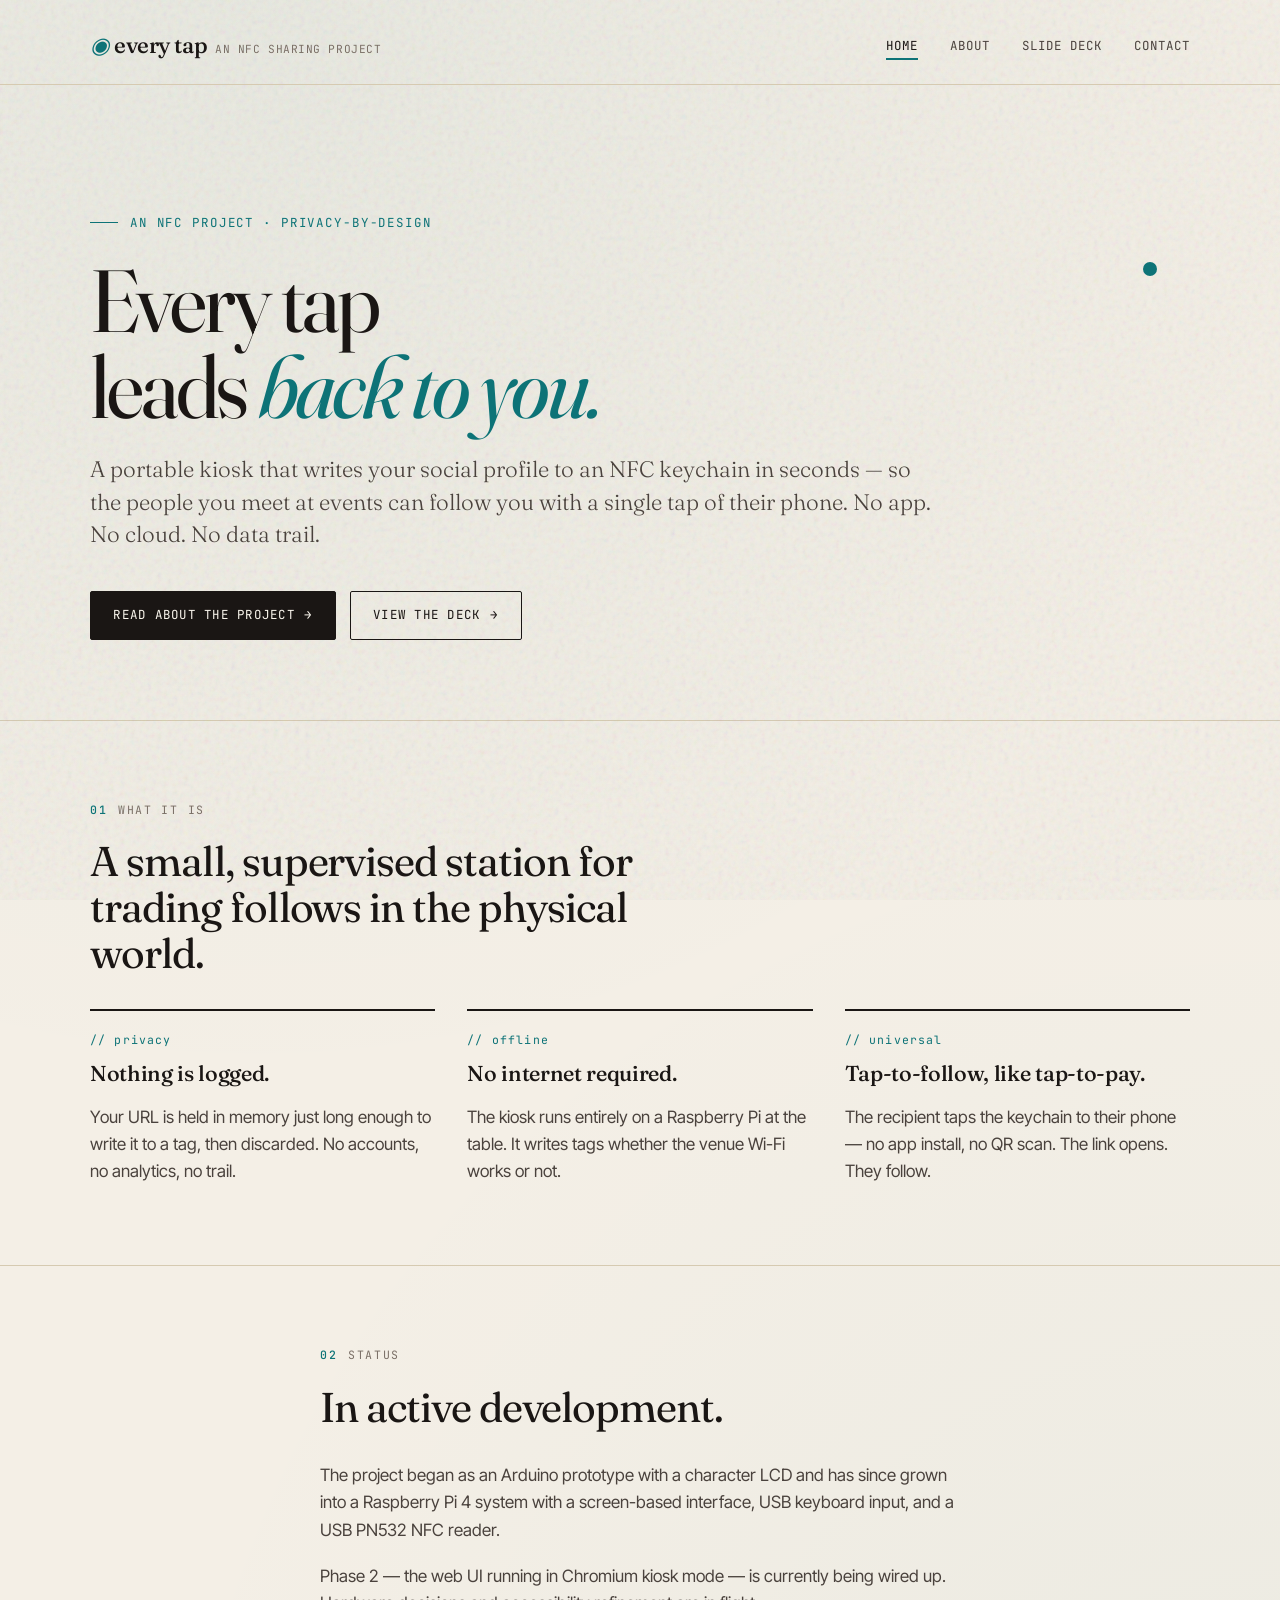
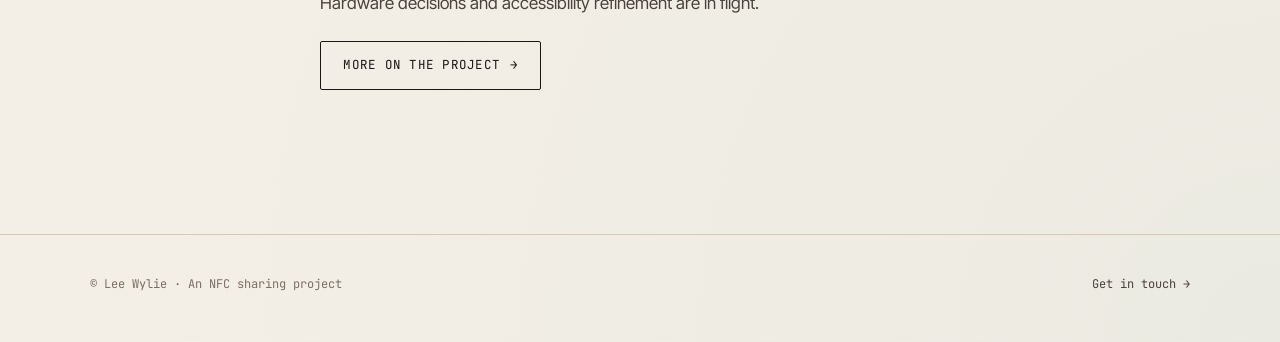
<file: index.html>
<!DOCTYPE html>
<html lang="en">
<head>
  <meta charset="UTF-8">
  <meta name="viewport" content="width=device-width, initial-scale=1.0">
  <title>Every tap leads back to you — an NFC sharing project</title>
  <meta name="description" content="A privacy-first, portable NFC kiosk that writes social profile URLs to keychains so people you meet can follow you with a single tap.">
  <link rel="stylesheet" href="css/style.css">
</head>
<body>

<header class="site-header">
  <div class="wrap">
    <a href="index.html" class="brand">
      <span><span class="mark">◉</span> every tap</span>
      <span class="meta">an nfc sharing project</span>
    </a>
    <nav>
      <ul>
        <li><a href="index.html" class="active">Home</a></li>
        <li><a href="about.html">About</a></li>
        <li><a href="deck.html">Slide Deck</a></li>
        <li><a href="contact.html">Contact</a></li>
      </ul>
    </nav>
  </div>
</header>

<main>
  <section class="hero">
    <div class="wrap">
      <div class="tap-mark" aria-hidden="true">
        <div class="ring"></div>
        <div class="ring"></div>
        <div class="ring"></div>
        <div class="core"></div>
      </div>

      <div class="reveal reveal-1">
        <div class="eyebrow">An NFC project · privacy-by-design</div>
      </div>

      <h1 class="display reveal reveal-2">
        Every tap<br>
        leads <em>back to you.</em>
      </h1>

      <p class="lede reveal reveal-3">
        A portable kiosk that writes your social profile to an NFC keychain in
        seconds — so the people you meet at events can follow you with a
        single tap of their phone. No app. No cloud. No data trail.
      </p>

      <div class="btn-row reveal reveal-4">
        <a href="about.html" class="btn btn-primary">
          Read about the project <span class="arrow">→</span>
        </a>
        <a href="deck.html" class="btn btn-ghost">
          View the deck <span class="arrow">→</span>
        </a>
      </div>
    </div>
  </section>

  <section class="block">
    <div class="wrap">
      <div class="block-label"><span class="num">01</span> What it is</div>
      <h2 class="section-title">A small, supervised station for trading follows in the physical world.</h2>

      <div class="feature-grid">
        <div class="feature">
          <div class="ic">// privacy</div>
          <h3>Nothing is logged.</h3>
          <p>Your URL is held in memory just long enough to write it to a tag, then discarded. No accounts, no analytics, no trail.</p>
        </div>
        <div class="feature">
          <div class="ic">// offline</div>
          <h3>No internet required.</h3>
          <p>The kiosk runs entirely on a Raspberry Pi at the table. It writes tags whether the venue Wi-Fi works or not.</p>
        </div>
        <div class="feature">
          <div class="ic">// universal</div>
          <h3>Tap-to-follow, like tap-to-pay.</h3>
          <p>The recipient taps the keychain to their phone — no app install, no QR scan. The link opens. They follow.</p>
        </div>
      </div>
    </div>
  </section>

  <section class="block">
    <div class="wrap narrow">
      <div class="block-label"><span class="num">02</span> Status</div>
      <h2 class="section-title">In active development.</h2>
      <p>
        The project began as an Arduino prototype with a character LCD and has
        since grown into a Raspberry Pi 4 system with a screen-based interface,
        USB keyboard input, and a USB PN532 NFC reader.
      </p>
      <p>
        Phase 2 — the web UI running in Chromium kiosk mode — is currently
        being wired up. Hardware decisions and accessibility refinement are
        in flight.
      </p>
      <div class="btn-row" style="margin-top: 1.5rem;">
        <a href="about.html" class="btn btn-ghost">
          More on the project <span class="arrow">→</span>
        </a>
      </div>
    </div>
  </section>
</main>

<footer class="site-footer">
  <div class="wrap">
    <div>© Lee Wylie · An NFC sharing project</div>
    <div><a href="contact.html">Get in touch →</a></div>
  </div>
</footer>

</body>
</html>
</file>
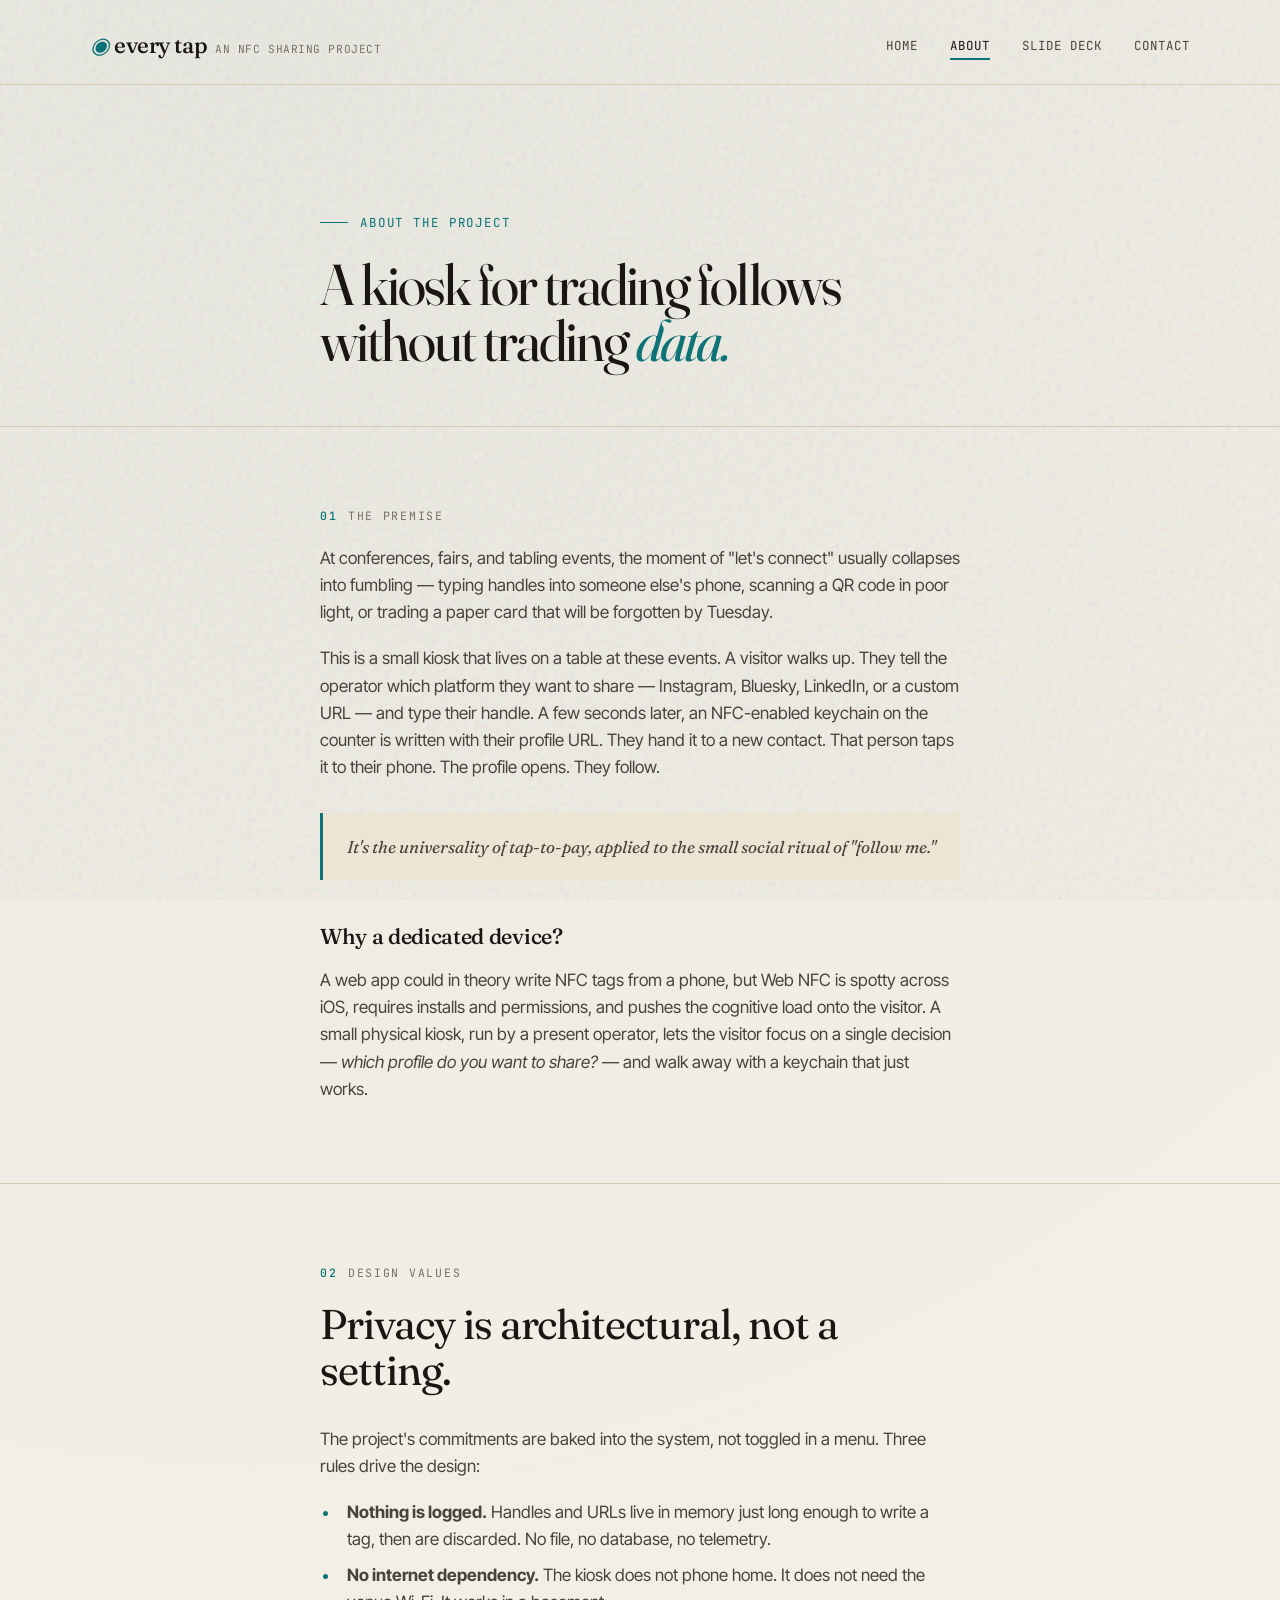
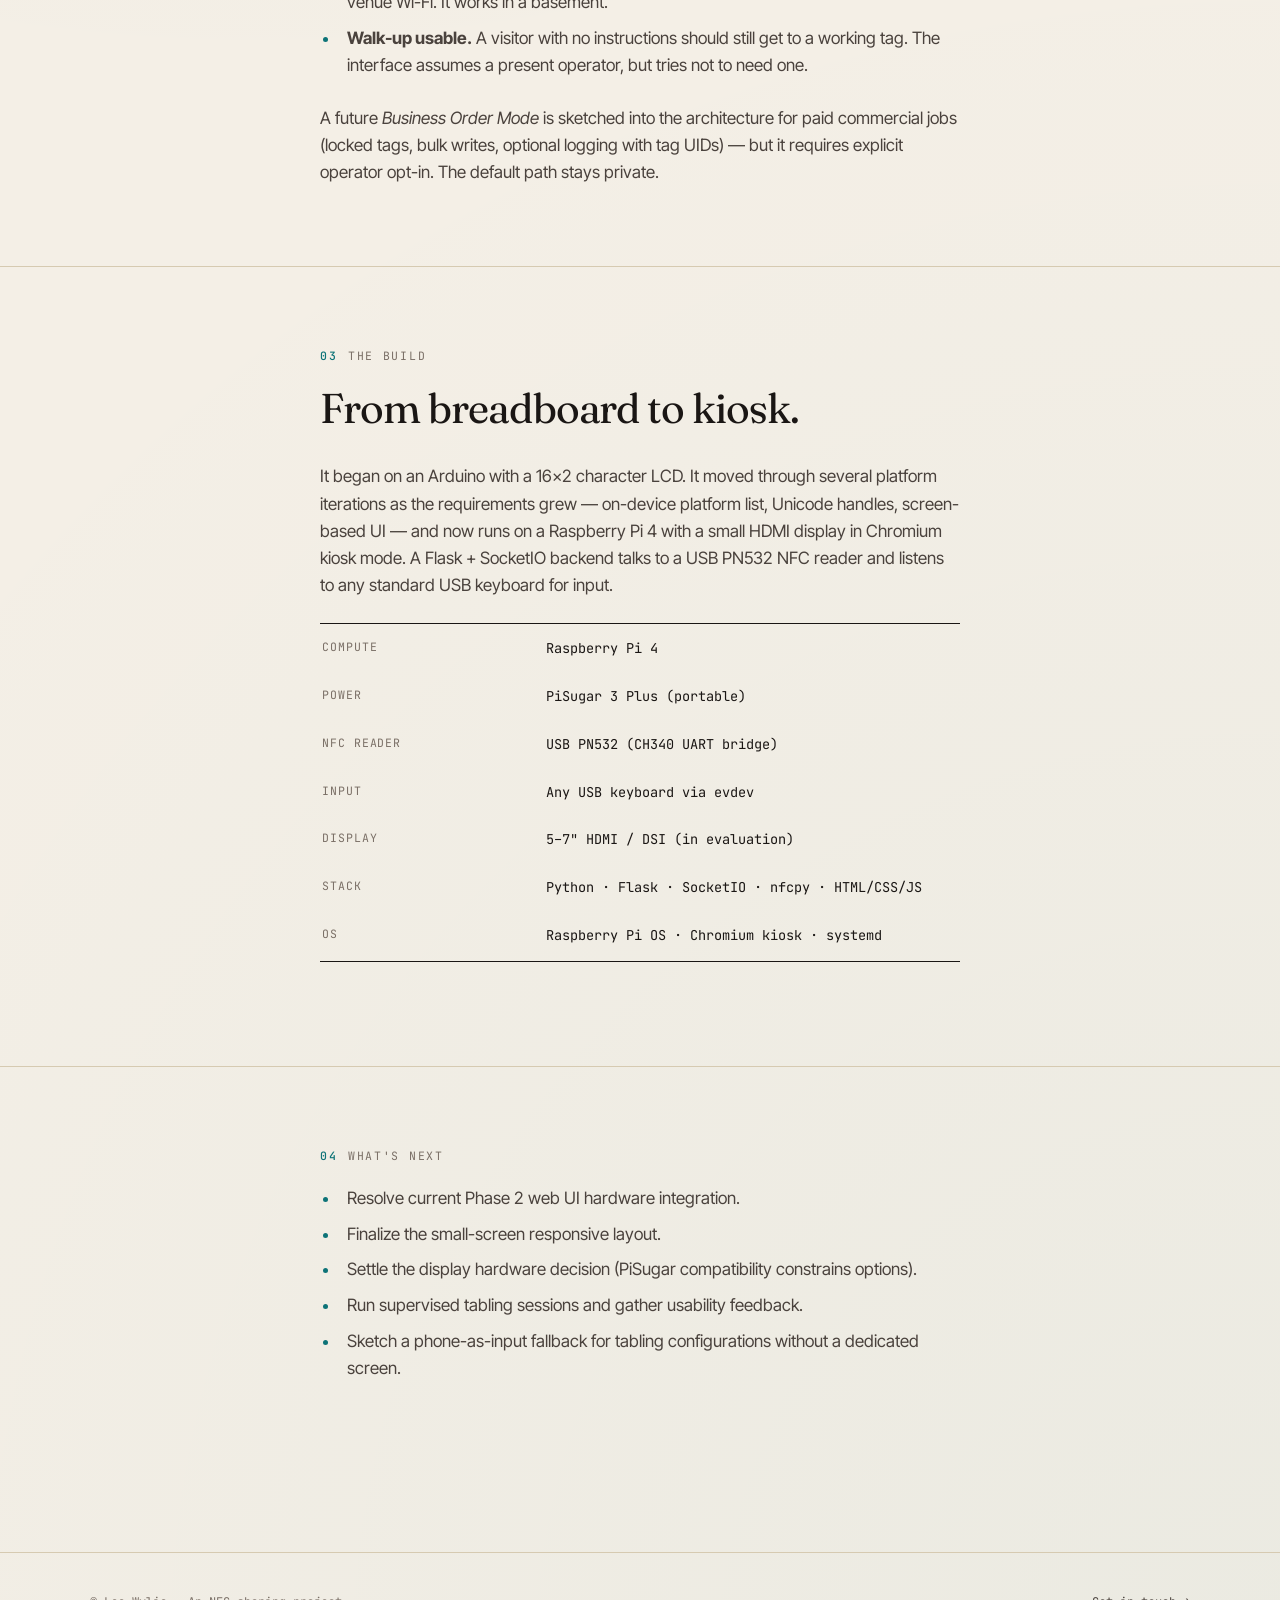
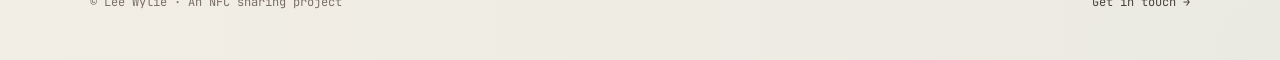
<file: about.html>
<!DOCTYPE html>
<html lang="en">
<head>
  <meta charset="UTF-8">
  <meta name="viewport" content="width=device-width, initial-scale=1.0">
  <title>About — an NFC sharing project</title>
  <meta name="description" content="Background, design values, and current state of the NFC kiosk project.">
  <link rel="stylesheet" href="css/style.css">
</head>
<body>

<header class="site-header">
  <div class="wrap">
    <a href="index.html" class="brand">
      <span><span class="mark">◉</span> every tap</span>
      <span class="meta">an nfc sharing project</span>
    </a>
    <nav>
      <ul>
        <li><a href="index.html">Home</a></li>
        <li><a href="about.html" class="active">About</a></li>
        <li><a href="deck.html">Slide Deck</a></li>
        <li><a href="contact.html">Contact</a></li>
      </ul>
    </nav>
  </div>
</header>

<main>
  <section class="hero" style="padding-bottom: 2rem;">
    <div class="wrap narrow">
      <div class="eyebrow reveal reveal-1">About the project</div>
      <h1 class="display reveal reveal-2" style="font-size: clamp(2rem, 6vw, 3.6rem);">
        A kiosk for trading follows<br>without trading <em>data.</em>
      </h1>
    </div>
  </section>

  <section class="block">
    <div class="wrap narrow prose">
      <div class="block-label"><span class="num">01</span> The premise</div>

      <p>
        At conferences, fairs, and tabling events, the moment of "let's connect"
        usually collapses into fumbling — typing handles into someone else's
        phone, scanning a QR code in poor light, or trading a paper card that
        will be forgotten by Tuesday.
      </p>

      <p>
        This is a small kiosk that lives on a table at these events. A visitor
        walks up. They tell the operator which platform they want to share —
        Instagram, Bluesky, LinkedIn, or a custom URL — and type their handle.
        A few seconds later, an NFC-enabled keychain on the counter is written
        with their profile URL. They hand it to a new contact. That person taps
        it to their phone. The profile opens. They follow.
      </p>

      <div class="callout">
        It's the universality of tap-to-pay, applied to the small social
        ritual of "follow me."
      </div>

      <h3>Why a dedicated device?</h3>
      <p>
        A web app could in theory write NFC tags from a phone, but Web NFC is
        spotty across iOS, requires installs and permissions, and pushes the
        cognitive load onto the visitor. A small physical kiosk, run by a
        present operator, lets the visitor focus on a single decision —
        <em>which profile do you want to share?</em> — and walk away with a
        keychain that just works.
      </p>
    </div>
  </section>

  <section class="block">
    <div class="wrap narrow prose">
      <div class="block-label"><span class="num">02</span> Design values</div>
      <h2 class="section-title">Privacy is architectural, not a setting.</h2>

      <p>
        The project's commitments are baked into the system, not toggled in a
        menu. Three rules drive the design:
      </p>

      <ul>
        <li>
          <strong>Nothing is logged.</strong> Handles and URLs live in memory
          just long enough to write a tag, then are discarded. No file, no
          database, no telemetry.
        </li>
        <li>
          <strong>No internet dependency.</strong> The kiosk does not phone
          home. It does not need the venue Wi-Fi. It works in a basement.
        </li>
        <li>
          <strong>Walk-up usable.</strong> A visitor with no instructions
          should still get to a working tag. The interface assumes a present
          operator, but tries not to need one.
        </li>
      </ul>

      <p>
        A future <em>Business Order Mode</em> is sketched into the architecture
        for paid commercial jobs (locked tags, bulk writes, optional logging
        with tag UIDs) — but it requires explicit operator opt-in. The default
        path stays private.
      </p>
    </div>
  </section>

  <section class="block">
    <div class="wrap narrow prose">
      <div class="block-label"><span class="num">03</span> The build</div>
      <h2 class="section-title">From breadboard to kiosk.</h2>

      <p>
        It began on an Arduino with a 16×2 character LCD. It moved through
        several platform iterations as the requirements grew — on-device
        platform list, Unicode handles, screen-based UI — and now runs on a
        Raspberry Pi 4 with a small HDMI display in Chromium kiosk mode. A
        Flask + SocketIO backend talks to a USB PN532 NFC reader and listens
        to any standard USB keyboard for input.
      </p>

      <table class="spec-table">
        <tr><td>Compute</td><td>Raspberry Pi 4</td></tr>
        <tr><td>Power</td><td>PiSugar 3 Plus (portable)</td></tr>
        <tr><td>NFC reader</td><td>USB PN532 (CH340 UART bridge)</td></tr>
        <tr><td>Input</td><td>Any USB keyboard via evdev</td></tr>
        <tr><td>Display</td><td>5–7" HDMI / DSI (in evaluation)</td></tr>
        <tr><td>Stack</td><td>Python · Flask · SocketIO · nfcpy · HTML/CSS/JS</td></tr>
        <tr><td>OS</td><td>Raspberry Pi OS · Chromium kiosk · systemd</td></tr>
      </table>
    </div>
  </section>

  <section class="block">
    <div class="wrap narrow prose">
      <div class="block-label"><span class="num">04</span> What's next</div>
      <ul>
        <li>Resolve current Phase 2 web UI hardware integration.</li>
        <li>Finalize the small-screen responsive layout.</li>
        <li>Settle the display hardware decision (PiSugar compatibility constrains options).</li>
        <li>Run supervised tabling sessions and gather usability feedback.</li>
        <li>Sketch a phone-as-input fallback for tabling configurations without a dedicated screen.</li>
      </ul>
    </div>
  </section>
</main>

<footer class="site-footer">
  <div class="wrap">
    <div>© Lee Wylie · An NFC sharing project</div>
    <div><a href="contact.html">Get in touch →</a></div>
  </div>
</footer>

</body>
</html>
</file>
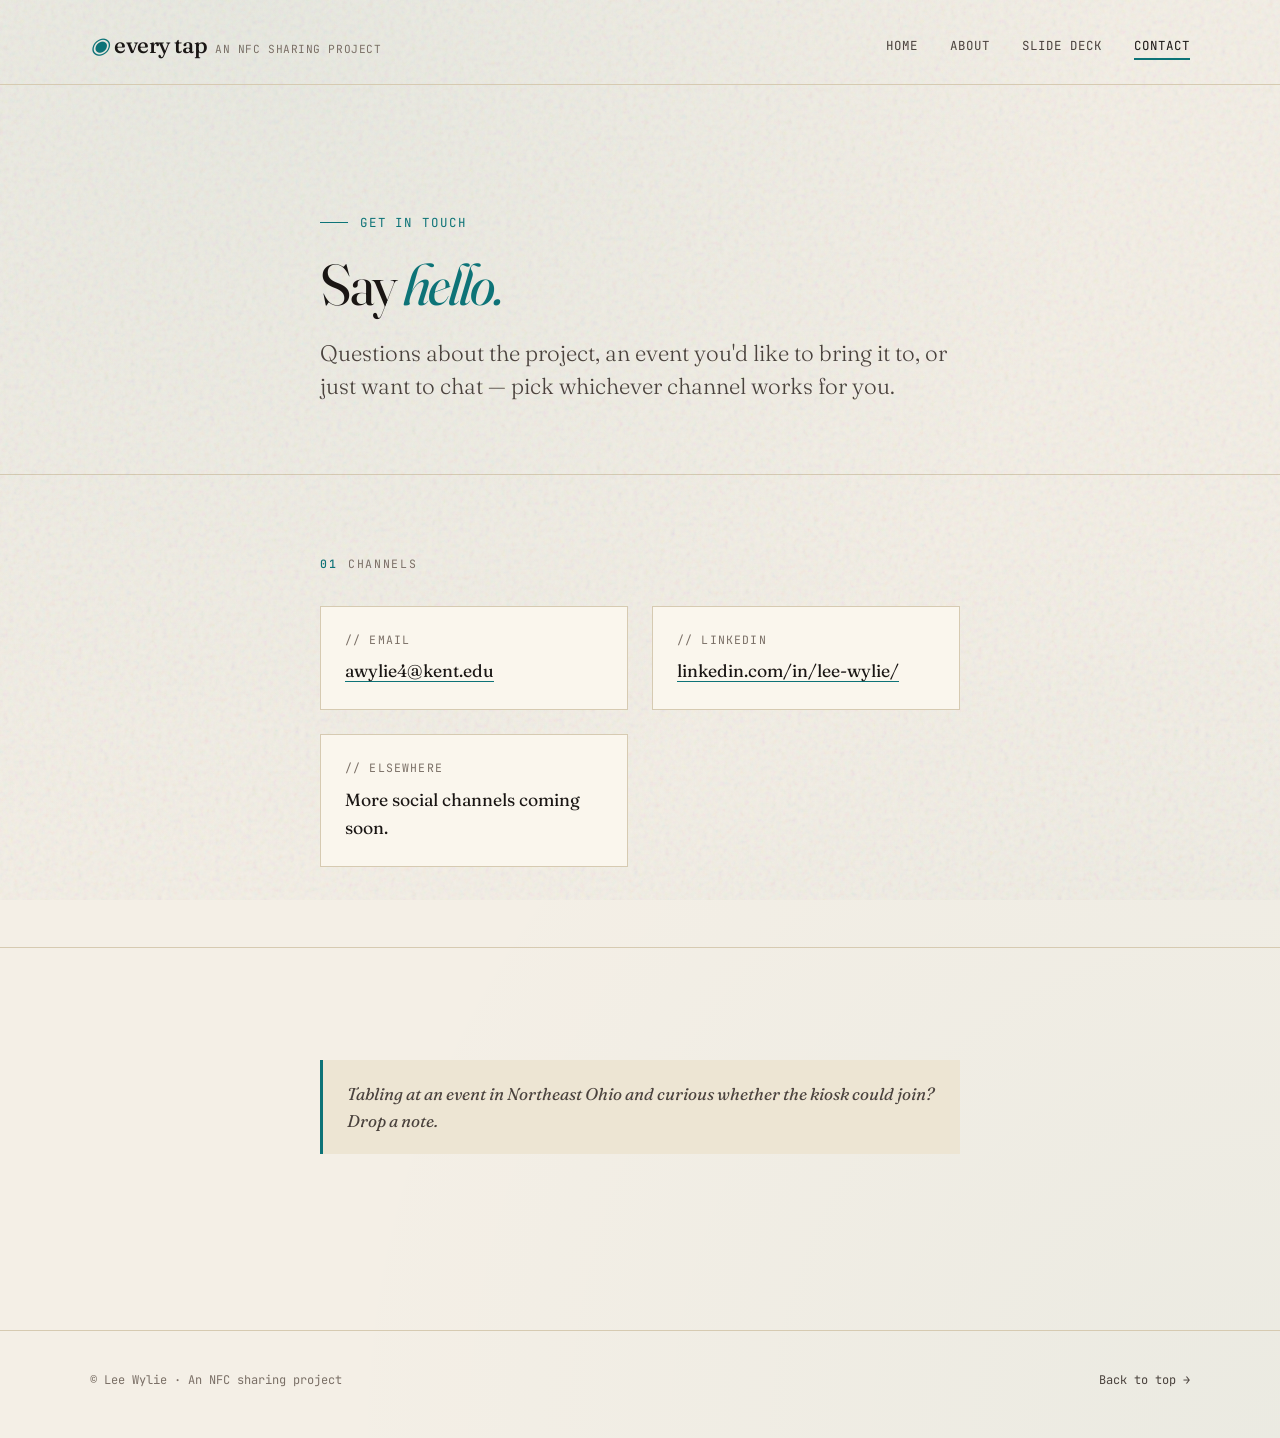
<file: contact.html>
<!DOCTYPE html>
<html lang="en">
<head>
  <meta charset="UTF-8">
  <meta name="viewport" content="width=device-width, initial-scale=1.0">
  <title>Contact — an NFC sharing project</title>
  <meta name="description" content="Get in touch about the project.">
  <link rel="stylesheet" href="css/style.css">
</head>
<body>

<header class="site-header">
  <div class="wrap">
    <a href="index.html" class="brand">
      <span><span class="mark">◉</span> every tap</span>
      <span class="meta">an nfc sharing project</span>
    </a>
    <nav>
      <ul>
        <li><a href="index.html">Home</a></li>
        <li><a href="about.html">About</a></li>
        <li><a href="deck.html">Slide Deck</a></li>
        <li><a href="contact.html" class="active">Contact</a></li>
      </ul>
    </nav>
  </div>
</header>

<main>
  <section class="hero" style="padding-bottom: 2rem;">
    <div class="wrap narrow">
      <div class="eyebrow reveal reveal-1">Get in touch</div>
      <h1 class="display reveal reveal-2" style="font-size: clamp(2rem, 6vw, 3.6rem);">
        Say <em>hello.</em>
      </h1>
      <p class="lede reveal reveal-3">
        Questions about the project, an event you'd like to bring it to, or
        just want to chat — pick whichever channel works for you.
      </p>
    </div>
  </section>

  <section class="block">
    <div class="wrap narrow">
      <div class="block-label"><span class="num">01</span> Channels</div>

      <div class="contact-grid">
        <div class="contact-card">
          <div class="label">// email</div>
          <div class="value">
            <a href="mailto:awylie4@kent.edu">awylie4@kent.edu</a>
          </div>
        </div>

        <div class="contact-card">
          <div class="label">// linkedin</div>
          <div class="value">
            <a href="https://www.linkedin.com/in/lee-wylie/" target="_blank" rel="noopener">linkedin.com/in/lee-wylie/</a>
          </div>
        </div>

        <div class="contact-card">
          <div class="label">// elsewhere</div>
          <div class="value">More social channels coming soon.</div>
        </div>
      </div>
    </div>
  </section>

  <section class="block">
    <div class="wrap narrow prose">
      <div class="callout">
        Tabling at an event in Northeast Ohio and curious whether the kiosk
        could join? Drop a note.
      </div>
    </div>
  </section>
</main>

<footer class="site-footer">
  <div class="wrap">
    <div>© Lee Wylie · An NFC sharing project</div>
    <div><a href="index.html">Back to top →</a></div>
  </div>
</footer>

</body>
</html>
</file>
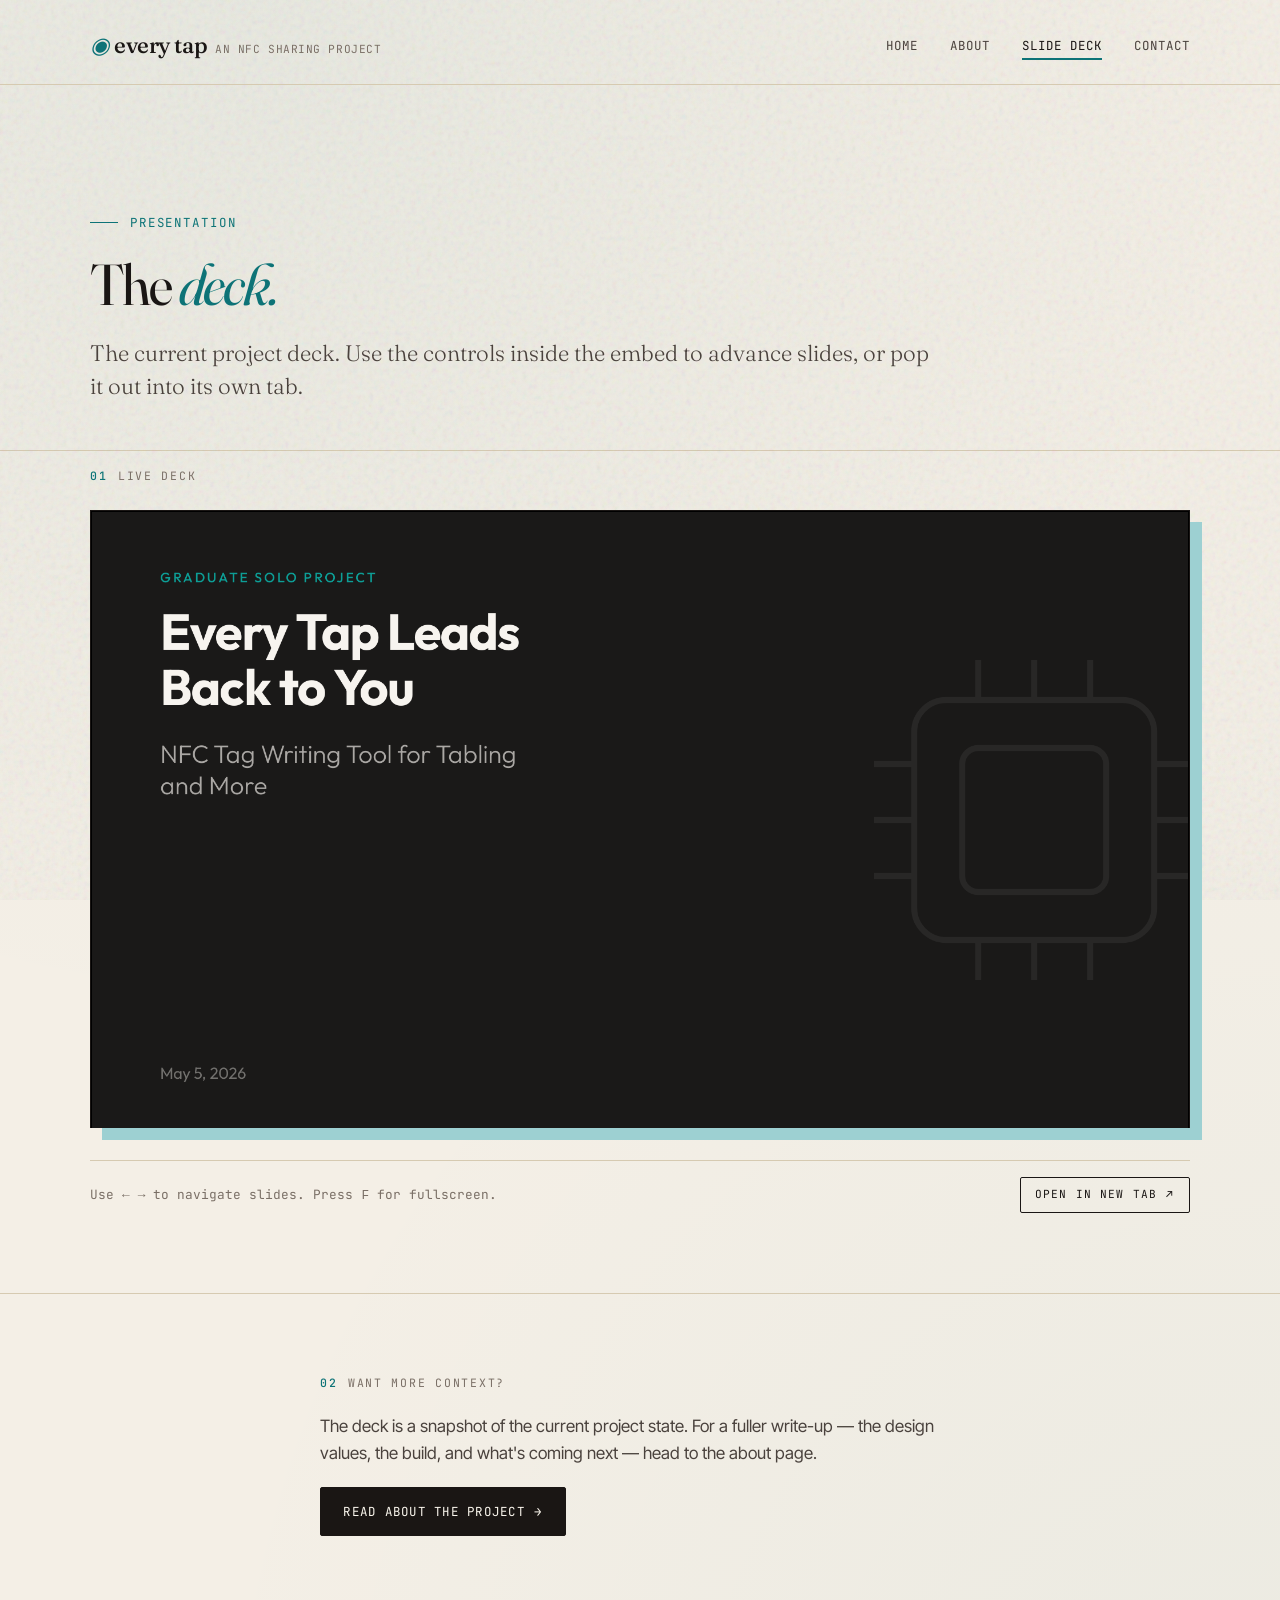
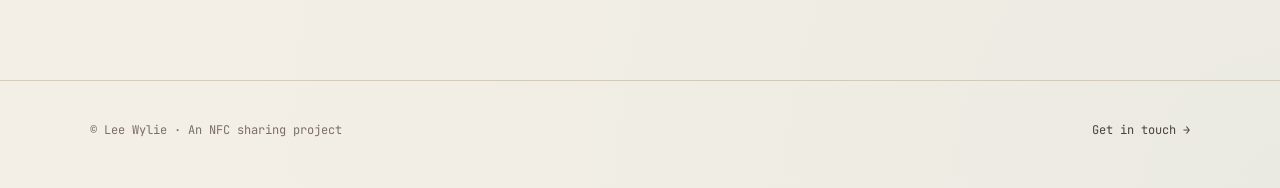
<file: deck.html>
<!DOCTYPE html>
<html lang="en">
<head>
  <meta charset="UTF-8">
  <meta name="viewport" content="width=device-width, initial-scale=1.0">
  <title>Slide Deck — an NFC sharing project</title>
  <meta name="description" content="The project slide deck.">
  <link rel="stylesheet" href="css/style.css">
</head>
<body>

<header class="site-header">
  <div class="wrap">
    <a href="index.html" class="brand">
      <span><span class="mark">◉</span> every tap</span>
      <span class="meta">an nfc sharing project</span>
    </a>
    <nav>
      <ul>
        <li><a href="index.html">Home</a></li>
        <li><a href="about.html">About</a></li>
        <li><a href="deck.html" class="active">Slide Deck</a></li>
        <li><a href="contact.html">Contact</a></li>
      </ul>
    </nav>
  </div>
</header>

<main>
  <section class="hero" style="padding-bottom: 1.5rem;">
    <div class="wrap">
      <div class="eyebrow reveal reveal-1">Presentation</div>
      <h1 class="display reveal reveal-2" style="font-size: clamp(2rem, 6vw, 3.6rem);">
        The <em>deck.</em>
      </h1>
      <p class="lede reveal reveal-3" style="margin-bottom: 1.5rem;">
        The current project deck. Use the controls inside the embed to advance
        slides, or pop it out into its own tab.
      </p>
    </div>
  </section>

  <section class="block" style="padding-top: 1rem;">
    <div class="wrap">
      <div class="block-label"><span class="num">01</span> Live deck</div>

      <!--
        Self-hosted slide deck. The deck embeds the kiosk prototype on its
        Demo slide; both live together in assets/deck/.
      -->
      <div class="deck-frame">
        <iframe
          src="assets/deck/NFCSlideDeck.html"
          allowfullscreen
          mozallowfullscreen
          webkitallowfullscreen
          title="Project slide deck">
        </iframe>
      </div>

      <div class="deck-meta">
        <div>Use <code>←</code> <code>→</code> to navigate slides. Press <code>F</code> for fullscreen.</div>
        <div>
          <a href="assets/deck/NFCSlideDeck.html" target="_blank" rel="noopener" class="btn btn-ghost" style="padding: 0.5rem 0.9rem; font-size: 0.7rem;">
            Open in new tab <span class="arrow">↗</span>
          </a>
        </div>
      </div>
    </div>
  </section>

  <section class="block">
    <div class="wrap narrow prose">
      <div class="block-label"><span class="num">02</span> Want more context?</div>
      <p>
        The deck is a snapshot of the current project state. For a fuller
        write-up — the design values, the build, and what's coming next —
        head to the about page.
      </p>
      <div class="btn-row" style="margin-top: 1.25rem;">
        <a href="about.html" class="btn btn-primary">
          Read about the project <span class="arrow">→</span>
        </a>
      </div>
    </div>
  </section>
</main>

<footer class="site-footer">
  <div class="wrap">
    <div>© Lee Wylie · An NFC sharing project</div>
    <div><a href="contact.html">Get in touch →</a></div>
  </div>
</footer>

</body>
</html>
</file>
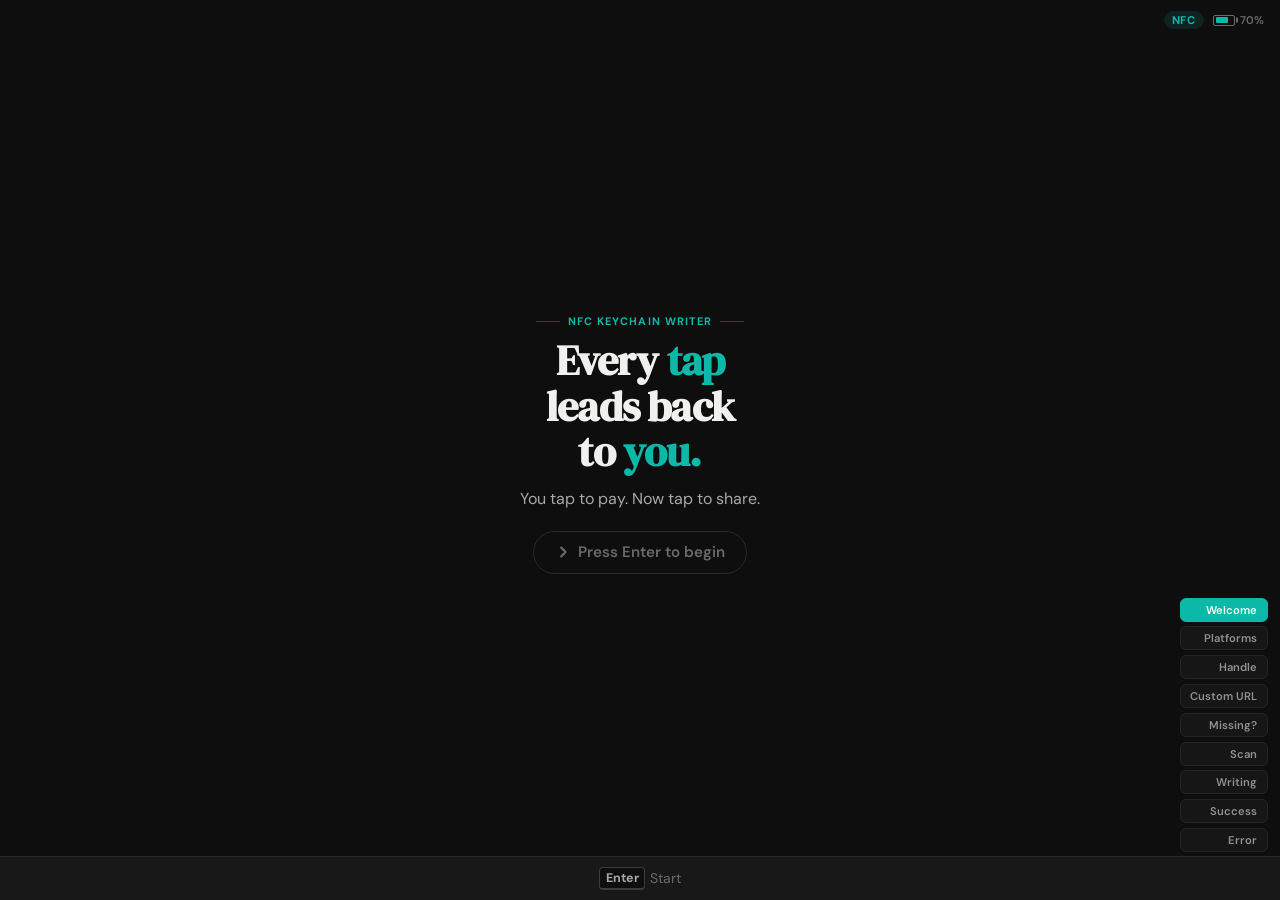
<file: assets/deck/Kiosk Prototype v5.html>
<!DOCTYPE html>
<html lang="en">
<head>
<meta charset="UTF-8">
<meta name="viewport" content="width=device-width, initial-scale=1.0, user-scalable=no">
<title>NFC Kiosk — v5</title>
<link rel="stylesheet" href="https://fonts.googleapis.com/css2?family=DM+Sans:opsz,wght@9..40,300;9..40,400;9..40,500;9..40,600;9..40,700&family=Outfit:wght@300;400;500;600;700&family=Syne:wght@400;500;600;700;800&family=Unbounded:wght@400;500;600;700;800&family=Red+Hat+Display:wght@400;500;600;700;800&family=Plus+Jakarta+Sans:wght@400;500;600;700;800&family=Manrope:wght@400;500;600;700;800&family=Barlow+Condensed:wght@400;500;600;700;800&family=Josefin+Sans:wght@400;500;600;700&family=Playfair+Display:wght@400;500;600;700;800&family=Inter:wght@300;400;500;600;700&family=Figtree:wght@300;400;500;600;700;800&family=Work+Sans:wght@300;400;500;600;700&family=Epilogue:wght@300;400;500;600;700;800&family=DM+Serif+Display:ital@0;1&display=swap">
<style>
:root {
  --bg: #FAFAF9;
  --surface: #FFFFFF;
  --text-primary: #1A1A1A;
  --text-secondary: #6B6B6B;
  --text-muted: #767676;
  --accent: #2D6A4F;
  --accent-light: #D8F3DC;
  --accent-hover: #40916C;
  --border: #E8E8E6;
  --border-strong: #CFCFCC;
  --border-focus: #2D6A4F;
  --error: #D64045;
  --error-light: #FDE8E8;
  --success-light: #D8F3DC;
  --shadow-sm: 0 1px 2px rgba(0,0,0,0.04);
  --shadow-md: 0 2px 8px rgba(0,0,0,0.07);
  --shadow-lg: 0 4px 20px rgba(0,0,0,0.1);
  --radius: 12px;
  --radius-sm: 8px;
  --font-display: 'DM Serif Display', serif;
  --font-body: 'DM Sans', sans-serif;
  --focus-glow: rgba(45, 106, 79, 0.08);
}

/* ── Dark mode ─────────────────────────────────────────────────────── */
body.dark {
  --bg: #0E0E0E;
  --surface: #181818;
  --text-primary: #F0F0EE;
  --text-secondary: #A8A8A5;
  --text-muted: #6A6A68;
  --accent: #0CB8A8;
  --accent-light: rgba(12, 184, 168, 0.13);
  --accent-hover: #0ECFBD;
  --border: #2A2A28;
  --border-strong: #3C3C3A;
  --border-focus: #0CB8A8;
  --error-light: rgba(214, 64, 69, 0.18);
  --success-light: rgba(12, 184, 168, 0.13);
  --shadow-md: 0 2px 8px rgba(0,0,0,0.3);
  --shadow-lg: 0 4px 20px rgba(0,0,0,0.4);
  --focus-glow: rgba(12, 184, 168, 0.1);
}

* { margin: 0; padding: 0; box-sizing: border-box; }

body {
  font-family: var(--font-body);
  background: var(--bg);
  color: var(--text-primary);
  height: 100vh;
  width: 100vw;
  overflow: hidden;
  -webkit-font-smoothing: antialiased;
  display: flex;
  flex-direction: column;
  user-select: none;
  -webkit-user-select: none;
  touch-action: manipulation;
  transition: background 0.25s, color 0.25s;
}

/* ── Status bar ─────────────────────────────────────────────────────── */
.status-bar {
  position: fixed;
  top: 0; left: 0; right: 0;
  height: 2.5rem;
  display: flex;
  align-items: center;
  justify-content: space-between;
  padding: 0 1rem;
  z-index: 50;
  pointer-events: none;
}

.back-btn {
  display: flex;
  align-items: center;
  gap: 0.35rem;
  font-size: 0.875rem;
  font-weight: 600;
  color: var(--text-muted);
  opacity: 0;
  pointer-events: none;
  transition: opacity 0.2s;
  cursor: pointer;
  padding: 0.4rem 0.5rem;
  margin: -0.4rem -0.5rem;
}
.back-btn.visible { opacity: 1; pointer-events: all; }
.back-btn svg { width: 14px; height: 14px; }
.back-btn:active { opacity: 0.5; }

.status-right { display: flex; align-items: center; gap: 0.6rem; }

.nfc-pill {
  font-size: 0.7rem;
  font-weight: 700;
  letter-spacing: 0.06em;
  padding: 0.15rem 0.5rem;
  border-radius: 99px;
  background: var(--border);
  color: var(--text-muted);
  text-transform: uppercase;
}
.nfc-pill.connected { background: var(--accent-light); color: var(--accent); }

.battery-wrap { display: flex; align-items: center; gap: 0.3rem; }
.battery-icon {
  width: 22px; height: 11px;
  border: 1.5px solid var(--text-muted);
  border-radius: 2px;
  position: relative;
  display: flex; align-items: center; padding: 1.5px;
}
.battery-icon::after {
  content: '';
  position: absolute; right: -3.5px; top: 50%;
  transform: translateY(-50%);
  width: 2px; height: 5px;
  background: var(--text-muted);
  border-radius: 0 1px 1px 0;
}
.battery-fill { height: 100%; width: 70%; background: var(--accent); border-radius: 1px; }
.battery-pct { font-size: 0.7rem; font-weight: 600; color: var(--text-muted); }

/* ── Screen container ───────────────────────────────────────────────── */
.screen-container {
  flex: 1;
  display: flex;
  align-items: flex-start;
  justify-content: center;
  padding: 2.5rem 1.25rem 0.5rem;
  overflow-y: auto;
  min-height: 0;
}

.screen {
  display: none;
  width: 100%;
  max-width: 560px;
  flex-direction: column;
  animation: screenIn 0.22s ease-out;
}
.screen.active { display: flex; }

/* welcome screen: vertically center its body content */
#screen-welcome {
  max-width: 660px;
  flex: 1;
  align-self: stretch;
  justify-content: center;
}

@keyframes screenIn {
  from { opacity: 0; transform: translateY(6px); }
  to { opacity: 1; transform: translateY(0); }
}

/* ── Welcome ────────────────────────────────────────────────────────── */
#screen-welcome { max-width: 660px; }

.welcome-body {
  display: flex;
  flex-direction: column;
  align-items: center;
  text-align: center;
  flex: 1;
  justify-content: center;
  padding: 0.5rem 0;
  gap: 0;
}

.welcome-eyebrow {
  font-size: 0.68rem;
  font-weight: 700;
  letter-spacing: 0.1em;
  text-transform: uppercase;
  color: var(--accent);
  margin-bottom: 0.6rem;
  display: flex;
  align-items: center;
  gap: 0.5rem;
}
.welcome-eyebrow::before,
.welcome-eyebrow::after {
  content: '';
  display: block;
  width: 24px; height: 1px;
  background: var(--accent);
  opacity: 0.4;
}

.welcome-big {
  font-family: var(--font-display);
  font-size: clamp(1.5rem, min(4vw, 6.5vh), 2.6rem);
  font-weight: 700;
  letter-spacing: -0.02em;
  color: var(--text-primary);
  line-height: 1.1;
  text-align: center;
  margin-bottom: 0.75rem;
}
.welcome-big em.tap-word {
  font-style: normal;
  color: var(--accent);
  display: inline-block;
  animation: tap-press 4.5s ease-in-out infinite;
}
body.anim-flash .welcome-big em.tap-word {
  animation: tap-flash 4.5s ease-in-out infinite;
}
.welcome-big em.you-word {
  font-style: normal;
  color: var(--accent);
  display: inline-block;
  animation: you-echo 4.5s ease-in-out infinite;
}
.welcome-big em {
  font-style: normal;
  color: var(--accent);
  display: inline-block;
}
/* tap: color drains — stays drained until you finishes receiving */
@keyframes tap-press {
  0%, 48%, 100% { transform: scale(1); filter: none; }
  54% { transform: scale(0.90); filter: saturate(0.1) brightness(1.8); }
  70% { transform: scale(1); filter: saturate(0.1) brightness(1.4); }
  85% { transform: scale(1); filter: saturate(0.35) brightness(1.1); }
  94% { transform: scale(1); filter: none; }
}
/* tap: flash variant */
@keyframes tap-flash {
  0%, 48%, 100% { transform: scale(1); filter: none; }
  52% { transform: scale(0.93); filter: brightness(2.2) saturate(0.4); }
  58% { transform: scale(0.89); filter: saturate(0.08) brightness(1.9); }
  72% { transform: scale(1); filter: saturate(0.1) brightness(1.5); }
  86% { transform: scale(1); filter: saturate(0.4) brightness(1.1); }
  94% { transform: scale(1); filter: none; }
}
/* you: blooms and glows */
@keyframes you-echo {
  0%, 62%, 100% { transform: scale(1); filter: none; text-shadow: none; }
  69% { transform: scale(1.12); filter: brightness(1.45) saturate(1.35); text-shadow: 0 0 24px currentColor; }
  79% { transform: scale(1.03); filter: brightness(1.12); text-shadow: 0 0 10px currentColor; }
  88% { transform: scale(1); filter: none; text-shadow: none; }
}

.welcome-type-body {
  font-size: clamp(0.9rem, 1.8vw, 1rem);
  color: var(--text-secondary);
  line-height: 1.5;
  max-width: 360px;
  text-align: center;
  margin-bottom: 1.25rem;
}

/* steps variant */
.steps-row {
  display: flex;
  align-items: flex-start;
  justify-content: center;
  margin-bottom: 2rem;
  width: 100%;
  max-width: 440px;
}
.step-item {
  display: flex; flex-direction: column;
  align-items: center; gap: 0.5rem;
  flex: 1;
}
.step-icon {
  width: 44px; height: 44px;
  border-radius: 12px;
  background: var(--surface);
  border: 1.5px solid var(--border);
  display: flex; align-items: center; justify-content: center;
  color: var(--accent);
}
.step-icon svg { width: 22px; height: 22px; }
.step-connector {
  flex: 0 0 28px; height: 1.5px;
  background: var(--border); margin-top: 22px;
  align-self: flex-start;
}
.step-label {
  font-size: 0.8rem; font-weight: 600;
  color: var(--text-secondary);
  text-align: center; line-height: 1.3; max-width: 68px;
}

/* nfc variant */
.nfc-moment {
  position: relative; width: 130px; height: 130px;
  margin-bottom: 1.5rem;
}
.nfc-ring {
  position: absolute; inset: 0;
  border: 2px solid var(--accent);
  border-radius: 50%; opacity: 0;
  animation: nfc-pulse 2.4s ease-out infinite;
}
.nfc-ring-2 { animation-delay: 0.6s; }
.nfc-ring-3 { animation-delay: 1.2s; }
.nfc-ring-4 { animation-delay: 1.8s; }
@keyframes nfc-pulse {
  0% { transform: scale(0.4); opacity: 0.7; }
  100% { transform: scale(1.4); opacity: 0; }
}
.nfc-center {
  position: absolute; inset: 0;
  display: flex; align-items: center; justify-content: center;
  color: var(--accent);
}
.nfc-center svg { width: 52px; height: 52px; }

/* shared prompt */
.welcome-prompt {
  display: inline-flex;
  align-items: center;
  gap: 0.5rem;
  font-size: 0.95rem;
  font-weight: 600;
  color: var(--text-muted);
  padding: 0.65rem 1.35rem;
  border: 1.5px solid var(--border);
  border-radius: 99px;
  animation: prompt-pulse 2s ease-in-out infinite;
  cursor: pointer;
  transition: border-color 0.15s, color 0.15s;
}
.welcome-prompt:hover, .welcome-prompt:active {
  border-color: var(--accent); color: var(--accent);
}
.welcome-prompt svg { width: 14px; height: 14px; }
@keyframes prompt-pulse {
  0%, 100% { opacity: 0.6; } 50% { opacity: 1; }
}

/* ── Platform select ────────────────────────────────────────────────── */
#screen-select_platform { max-width: 700px; }

.screen-header { margin-bottom: 0.75rem; }

.screen-title {
  font-family: var(--font-display);
  font-size: clamp(1.3rem, 3vw, 1.65rem);
  font-weight: 700;
  color: var(--text-primary);
  letter-spacing: -0.02em;
  margin-bottom: 0.15rem;
}

.screen-sub {
  font-size: 0.9rem;
  color: var(--text-muted);
}

/* Website + Missing row */
.special-cards-row {
  display: flex;
  gap: 0.5rem;
  margin-bottom: 0.6rem;
  justify-content: center;
}

.website-card {
  display: inline-flex;
  align-items: center;
  gap: 0.6rem;
  padding: 0.7rem 1.35rem;
  background: var(--surface);
  border: 2px solid var(--border);
  border-radius: var(--radius);
  cursor: pointer;
  transition: all 0.15s ease;
  touch-action: manipulation;
}
.website-card:active, .website-card.selected {
  border-color: var(--accent);
  background: var(--accent-light);
  box-shadow: var(--shadow-md);
}
.website-card .card-icon {
  width: 22px; height: 22px;
  color: var(--accent);
  flex-shrink: 0;
  display: flex; align-items: center;
}
.website-card .card-icon svg { width: 22px; height: 22px; }
.website-card .card-label {
  font-size: 0.95rem;
  font-weight: 600;
  color: var(--accent);
  white-space: nowrap;
}

.missing-card {
  display: inline-flex;
  align-items: center;
  gap: 0.6rem;
  padding: 0.7rem 1.35rem;
  background: transparent;
  border: 1.5px dashed var(--border-strong);
  border-radius: var(--radius);
  cursor: pointer;
  transition: all 0.15s ease;
  touch-action: manipulation;
}
.missing-card:active, .missing-card.selected {
  border-color: var(--accent);
  border-style: solid;
  background: var(--accent-light);
}
.missing-card .card-icon { width: 22px; height: 22px; color: var(--text-muted); display: flex; align-items: center; }
.missing-card .card-icon svg { width: 22px; height: 22px; }
.missing-card .card-label { font-size: 0.95rem; font-weight: 600; color: var(--text-muted); white-space: nowrap; }
.missing-card:active .card-label, .missing-card.selected .card-label { color: var(--accent); }
.missing-card:active .card-icon, .missing-card.selected .card-icon { color: var(--accent); }

/* Platform grid */
.platform-grid {
  display: grid;
  grid-template-columns: repeat(5, 1fr);
  gap: 0.5rem;
}

.platform-card {
  display: flex;
  flex-direction: column;
  align-items: center;
  justify-content: center;
  gap: 0.35rem;
  padding: 0.85rem 0.4rem;
  border-radius: var(--radius);
  cursor: pointer;
  transition: all 0.12s ease;
  border: 2px solid var(--border);
  background: var(--surface);
  text-align: center;
  min-height: 72px;
  touch-action: manipulation;
  -webkit-tap-highlight-color: transparent;
}
.platform-card:active, .platform-card.selected {
  border-color: var(--accent);
  background: var(--accent-light);
  box-shadow: var(--shadow-md);
}
.platform-card .platform-icon { width: 30px; height: 30px; display: flex; align-items: center; justify-content: center; }
.platform-card .platform-icon img { width: 26px; height: 26px; display: block; }
.platform-card .platform-icon svg { width: 26px; height: 26px; display: block; }
.platform-card .platform-name {
  font-size: 0.875rem;
  font-weight: 500;
  color: var(--text-secondary);
  line-height: 1.2;
  text-align: center;
}
.platform-card.selected .platform-name { color: var(--accent); font-weight: 600; }

/* Snapchat: black ghost on yellow */
.platform-card[data-platform="snapchat"] .platform-icon img {
  background: #FFFC00;
  border-radius: 5px;
  padding: 2px;
}

/* Dark mode icon invert for black icons on light bg */
body.dark .platform-card:not(.selected) .platform-icon img[src*="000000"],
body.dark .platform-card:not(.selected) .platform-icon img[src*="181717"],
body.dark .platform-card:not(.selected) .platform-icon img[src*="35465C"] {
  filter: invert(1);
}
/* Snapchat stays on yellow even in dark mode — don't invert */
body.dark .platform-card[data-platform="snapchat"] .platform-icon img {
  filter: none;
}

/* ── Handle input — editorial layout ───────────────────────────────── */
.handle-editorial-header {
  display: flex;
  align-items: center;
  justify-content: space-between;
  margin-bottom: 1rem;
  padding-bottom: 0.75rem;
  border-bottom: 1px solid var(--border);
}
.handle-platform-editorial {
  display: flex;
  align-items: center;
  gap: 0.65rem;
}
.handle-platform-bar {
  width: 3px;
  height: 1.6em;
  background: var(--accent);
  border-radius: 2px;
  flex-shrink: 0;
}
.handle-platform-title {
  font-family: var(--font-display);
  font-size: clamp(1.2rem, 3vw, 1.5rem);
  font-weight: 700;
  letter-spacing: -0.02em;
  color: var(--text-primary);
}
.handle-confirm-hint {
  font-size: 0.7rem;
  font-weight: 700;
  letter-spacing: 0.08em;
  text-transform: uppercase;
  color: var(--text-muted);
}
.handle-url-prefix {
  font-family: monospace;
  font-size: 0.875rem;
  color: var(--text-muted);
  margin-bottom: 0.5rem;
}
.handle-input-area {
  display: flex;
  align-items: baseline;
  min-height: 3rem;
  padding: 0.25rem 0;
}
.handle-cursor-start {
  display: inline-block;
  width: 3px;
  height: 1em;
  background: var(--accent);
  border-radius: 2px;
  vertical-align: text-bottom;
  margin-right: 6px;
  flex-shrink: 0;
  animation: blink 1s step-end infinite;
}
.handle-typed {
  font-family: var(--font-body);
  font-size: clamp(1.6rem, 4.5vw, 2.25rem);
  font-weight: 500;
  color: var(--text-primary);
  word-break: break-all;
  line-height: 1.2;
}
.handle-cursor-end {
  display: inline-block;
  width: 3px;
  height: 1em;
  background: var(--accent);
  border-radius: 2px;
  vertical-align: text-bottom;
  margin-left: 3px;
  flex-shrink: 0;
  animation: blink 1s step-end infinite;
}
.handle-ghost {
  font-family: var(--font-body);
  font-size: clamp(1.6rem, 4.5vw, 2.25rem);
  font-weight: 400;
  color: var(--text-muted);
  opacity: 0.55;
  line-height: 1.2;
}
.handle-rule {
  height: 1.5px;
  background: var(--accent);
  opacity: 0.3;
  margin: 0.6rem 0 0.75rem;
  border-radius: 1px;
}
.handle-url-line {
  font-family: monospace;
  font-size: 0.9rem;
  color: var(--text-muted);
  word-break: break-all;
}
.handle-url-line strong { color: var(--accent); font-weight: 500; }
.handle-url-blink {
  animation: blink 1s step-end infinite;
}

@keyframes blink {
  0%, 100% { opacity: 1; }
  50% { opacity: 0; }
}

.mode-toggle {
  display: flex; gap: 0.35rem;
  justify-content: flex-start;
  margin-bottom: 0.85rem;
}
.mode-btn {
  font-size: 0.825rem; font-weight: 500;
  padding: 0.25rem 0.85rem;
  border: 1.5px solid var(--border);
  border-radius: 99px;
  background: var(--surface);
  color: var(--text-secondary);
  cursor: pointer; transition: all 0.15s;
  touch-action: manipulation;
}
.mode-btn.active {
  border-color: var(--accent);
  background: var(--accent-light);
  color: var(--accent); font-weight: 600;
}

/* ── Confirm + scan ─────────────────────────────────────────────────── */
.confirm-url {
  background: var(--surface);
  border: 2px solid var(--border);
  border-radius: var(--radius);
  padding: 0.85rem 1.1rem;
  margin-bottom: 1.5rem;
  text-align: center;
  word-break: break-all;
  font-size: 1rem; font-weight: 600;
  color: var(--accent);
  letter-spacing: -0.01em;
}

.scan-area { display: flex; flex-direction: column; align-items: center; }

.scan-animation {
  position: relative; width: 128px; height: 128px;
  margin-bottom: 1.25rem;
}
.scan-ring {
  position: absolute; inset: 0;
  border: 2px solid var(--accent);
  border-radius: 50%; opacity: 0;
  animation: scan-pulse 2s ease-out infinite;
}
.ring-2 { animation-delay: 0.5s; }
.ring-3 { animation-delay: 1s; }
@keyframes scan-pulse {
  0% { transform: scale(0.5); opacity: 0.6; }
  100% { transform: scale(1.35); opacity: 0; }
}
.scan-icon {
  position: absolute; inset: 0;
  display: flex; align-items: center; justify-content: center;
  color: var(--accent);
}
.scan-icon svg { width: 52px; height: 52px; }
.scan-label {
  font-family: var(--font-display);
  font-size: 1.25rem; font-weight: 700;
  color: var(--text-primary);
  letter-spacing: -0.02em; margin-bottom: 0.25rem;
}
.scan-sub { font-size: 0.9rem; color: var(--text-muted); }

/* ── Writing ────────────────────────────────────────────────────────── */
.writing-indicator {
  display: flex; flex-direction: column;
  align-items: center; gap: 1rem;
}
.writing-spinner {
  width: 40px; height: 40px;
  border: 3px solid var(--border);
  border-top-color: var(--accent);
  border-radius: 50%;
  animation: spin 0.7s linear infinite;
}
@keyframes spin { to { transform: rotate(360deg); } }
.writing-text {
  font-family: var(--font-display);
  font-size: 1.15rem; font-weight: 600;
  color: var(--text-secondary); letter-spacing: -0.01em;
}

/* ── Results ────────────────────────────────────────────────────────── */
.result-written-label {
  font-size: 0.7rem;
  font-weight: 700;
  letter-spacing: 0.09em;
  text-transform: uppercase;
  color: var(--text-muted);
  margin-bottom: 0.75rem;
  display: flex;
  align-items: center;
  gap: 0.4rem;
}
.result-written-label::before {
  content: '';
  display: block;
  width: 16px; height: 1.5px;
  background: var(--accent);
  opacity: 0.5;
  border-radius: 1px;
}
.result-tagline-echo {
  font-family: var(--font-display);
  font-size: clamp(1.2rem, 3.5vw, 1.65rem);
  font-weight: 700;
  letter-spacing: -0.025em;
  color: var(--text-primary);
  line-height: 1.15;
  margin-bottom: 0.3rem;
  text-align: center;
}
.result-url-hero {
  font-size: clamp(0.8rem, 1.8vw, 0.95rem);
  color: var(--accent);
  font-weight: 600;
  word-break: break-all;
  margin-bottom: 1rem;
  max-width: 400px;
  text-align: center;
  line-height: 1.4;
}
.result-center {
  display: flex; flex-direction: column;
  align-items: center; text-align: center;
}
.result-icon {
  width: 64px; height: 64px;
  border-radius: 50%;
  display: flex; align-items: center; justify-content: center;
  margin-bottom: 1rem;
}
.result-icon svg { width: 32px; height: 32px; }
.result-success {
  background: var(--success-light); color: var(--accent);
  animation: popIn 0.35s cubic-bezier(0.34, 1.56, 0.64, 1);
}
.result-error { background: var(--error-light); color: var(--error); }
@keyframes popIn {
  from { transform: scale(0); opacity: 0; }
  to { transform: scale(1); opacity: 1; }
}
.result-title {
  font-family: var(--font-display);
  font-size: 1.7rem; font-weight: 700;
  letter-spacing: -0.03em; color: var(--accent);
  margin-bottom: 0.4rem;
}
.result-title-error { color: var(--error); }
.result-message {
  font-size: 1.05rem; color: var(--text-secondary);
  line-height: 1.55; margin-bottom: 1.25rem; max-width: 320px;
}
.result-error-msg {
  font-size: 1rem; color: var(--text-muted); margin-bottom: 1rem;
}
.nfc-diagram {
  width: 320px;
  margin-bottom: 1.25rem;
  border-radius: var(--radius);
  border: 1.5px solid var(--border);
  background: var(--surface);
  padding: 0.75rem 0.75rem 0.65rem;
}
.nfc-diagram-svg { width: 100%; height: auto; display: block; }
.nfc-diagram-svg .phone-body { fill: var(--bg); stroke: var(--border-strong); stroke-width: 2; }
.nfc-diagram-svg .cam-module { fill: var(--border); stroke: var(--border-strong); stroke-width: 1; }
.nfc-diagram-svg .lens { fill: var(--border-strong); }
.nfc-diagram-svg .lens-sm { fill: var(--border-strong); opacity: 0.5; }
.nfc-diagram-svg .side-btn { fill: var(--border-strong); }
.nfc-diagram-svg .nfc-zone { fill: var(--accent); fill-opacity: 0.11; }
.nfc-diagram-svg .nfc-zone-dash { fill: none; stroke: var(--accent); stroke-width: 1.5; stroke-dasharray: 4 3; }
.nfc-diagram-svg .nfc-divider { stroke: var(--accent); stroke-width: 1.5; stroke-dasharray: 4 3; }
.nfc-diagram-svg .diag-label { fill: var(--text-secondary); font-family: var(--font-body); font-size: 9px; font-weight: 700; letter-spacing: 0.06em; }
.nfc-notes { display: flex; gap: 0.75rem; margin-top: 0.6rem; padding-top: 0.6rem; border-top: 1px solid var(--border); }
.nfc-note { flex: 1; font-size: 0.72rem; color: var(--text-secondary); line-height: 1.45; text-align: center; }
.nfc-note-head { display: block; font-weight: 700; font-size: 0.68rem; letter-spacing: 0.04em; color: var(--accent); margin-bottom: 0.15rem; }

/* ── Hint bar ───────────────────────────────────────────────────────── */
.hintbar {
  padding: 0.5rem 1.25rem;
  background: var(--surface);
  border-top: 1px solid var(--border);
  display: flex; align-items: center;
  justify-content: center;
  gap: 1.25rem; flex-shrink: 0;
  min-height: 2.75rem; flex-wrap: wrap;
}
.hint {
  font-size: 0.875rem; color: var(--text-muted);
  display: flex; align-items: center; gap: 0.3rem;
}
kbd {
  display: inline-flex; align-items: center; justify-content: center;
  min-width: 1.5rem; height: 1.4rem;
  padding: 0 0.35rem;
  background: var(--bg);
  border: 1px solid var(--border-strong);
  border-bottom-width: 2px;
  border-radius: 4px;
  font-family: var(--font-body);
  font-size: 0.78rem; font-weight: 700;
  color: var(--text-secondary);
}

/* ── Proto nav ──────────────────────────────────────────────────────── */
.proto-nav {
  position: fixed; bottom: 3rem; right: 0.75rem;
  display: flex; flex-direction: column;
  gap: 0.3rem; z-index: 100;
}
.proto-nav button {
  font-family: var(--font-body);
  font-size: 0.7rem; font-weight: 600;
  padding: 0.25rem 0.6rem;
  border: 1.5px solid var(--border);
  border-radius: 6px;
  background: var(--surface);
  color: var(--text-secondary);
  cursor: pointer; transition: all 0.12s; text-align: right;
  opacity: 0.85;
}
.proto-nav button:hover { border-color: var(--accent); color: var(--accent); opacity: 1; }
.proto-nav button.active { background: var(--accent); border-color: var(--accent); color: white; opacity: 1; }

/* ── Responsive ─────────────────────────────────────────────────────── */
@media (max-height: 560px) {
  .screen-container { padding-top: 2.25rem; }
  .welcome-big { font-size: 2rem; }
  .platform-grid { gap: 0.35rem; }
  .platform-card { padding: 0.6rem 0.3rem; min-height: 58px; }
  .scan-animation { width: 90px; height: 90px; }
  .steps-row { margin-bottom: 1.25rem; }
}
@media (max-height: 440px) {
  .welcome-type-body { display: none; }
  .platform-grid { gap: 0.25rem; }
}
@media (max-width: 540px) {
  .platform-grid { grid-template-columns: repeat(3, 1fr); }
  .special-cards-row { flex-direction: column; align-items: stretch; }
}
@media (min-width: 900px) {
  .platform-grid { grid-template-columns: repeat(5, 1fr); }
  #screen-select_platform { max-width: 700px; }
}

/* ── Tweaks panel ───────────────────────────────────────────────────── */
.tweaks-panel {
  display: none; position: fixed;
  bottom: 3rem; left: 0.75rem;
  background: var(--surface);
  border: 1.5px solid var(--border);
  border-radius: var(--radius);
  box-shadow: var(--shadow-lg);
  padding: 1rem; z-index: 200; min-width: 210px;
  max-height: calc(100vh - 6rem);
  overflow-y: auto;
}
.tweaks-panel.open { display: block; }
.tweaks-title {
  font-family: var(--font-display);
  font-size: 0.78rem; font-weight: 700;
  letter-spacing: 0.06em; text-transform: uppercase;
  color: var(--text-muted); margin-bottom: 0.75rem;
}
.tweak-group { margin-bottom: 0.85rem; }
.tweak-label { font-size: 0.76rem; font-weight: 600; color: var(--text-secondary); margin-bottom: 0.4rem; }
.tweak-options { display: flex; flex-direction: column; gap: 0.25rem; }
.tweak-option {
  font-size: 0.78rem; padding: 0.3rem 0.6rem;
  border-radius: 6px; border: 1.5px solid var(--border);
  background: var(--bg); color: var(--text-secondary);
  cursor: pointer; transition: all 0.12s;
  text-align: left; font-family: var(--font-body);
}
.tweak-option.active {
  border-color: var(--accent); background: var(--accent-light);
  color: var(--accent); font-weight: 600;
}
</style>
</head>
<body class="dark">

<!-- Status bar -->
<div class="status-bar">
  <div class="back-btn" id="backBtn" onclick="handleBack()">
    <svg viewBox="0 0 16 16" fill="none" stroke="currentColor" stroke-width="2.5" stroke-linecap="round" stroke-linejoin="round">
      <path d="M10 12L6 8l4-4"/>
    </svg>
    Back
  </div>
  <div class="status-right">
    <span class="nfc-pill connected">NFC</span>
    <div class="battery-wrap">
      <div class="battery-icon"><div class="battery-fill"></div></div>
      <span class="battery-pct">70%</span>
    </div>
  </div>
</div>

<main class="screen-container">

  <!-- WELCOME -->
  <div class="screen active" id="screen-welcome">
    <div class="welcome-body" id="welcomeBody"></div>
  </div>

  <!-- SELECT PLATFORM -->
  <div class="screen" id="screen-select_platform">
    <div class="screen-header">
      <div class="screen-title">Choose a platform</div>
      <div class="screen-sub">Arrow keys to navigate &nbsp;·&nbsp; Enter to select &nbsp;·&nbsp; or tap a card</div>
    </div>
    <div class="special-cards-row">
      <div class="website-card" id="websiteCard" onclick="selectWebsite()">
        <div class="card-icon">
          <svg xmlns="http://www.w3.org/2000/svg" fill="currentColor" viewBox="0 0 16 16">
            <path d="M0 8a8 8 0 1 1 16 0A8 8 0 0 1 0 8m7.5-6.923c-.67.204-1.335.82-1.887 1.855A8 8 0 0 0 5.145 4H7.5zM4.09 4a9.3 9.3 0 0 1 .64-1.539 7 7 0 0 1 .597-.933A7.03 7.03 0 0 0 2.255 4zm-.582 3.5c.03-.877.138-1.718.312-2.5H1.674a7 7 0 0 0-.656 2.5zM4.847 5a12.5 12.5 0 0 0-.338 2.5H7.5V5zM8.5 5v2.5h2.99a12.5 12.5 0 0 0-.337-2.5zM4.51 8.5a12.5 12.5 0 0 0 .337 2.5H7.5V8.5zm3.99 0V11h2.653c.187-.765.306-1.608.338-2.5zM5.145 12q.208.58.468 1.068c.552 1.035 1.218 1.65 1.887 1.855V12zm.182 2.472a7 7 0 0 1-.597-.933A9.3 9.3 0 0 1 4.09 12H2.255a7 7 0 0 0 3.072 2.472M3.82 11a13.7 13.7 0 0 1-.312-2.5h-2.49c.062.89.291 1.733.656 2.5zm6.853 3.472A7 7 0 0 0 13.745 12H11.91a9.3 9.3 0 0 1-.64 1.539 7 7 0 0 1-.597.933M8.5 12v2.923c.67-.204 1.335-.82 1.887-1.855q.26-.487.468-1.068zm3.68-1h2.146c.365-.767.594-1.61.656-2.5h-2.49a13.7 13.7 0 0 1-.312 2.5m2.802-3.5a7 7 0 0 0-.656-2.5H12.18c.174.782.282 1.623.312 2.5zM11.27 2.461c.247.464.462.98.64 1.539h1.835a7 7 0 0 0-3.072-2.472c.218.284.418.598.597.933M10.855 4a8 8 0 0 0-.468-1.068C9.835 1.897 9.17 1.282 8.5 1.077V4z"/>
          </svg>
        </div>
        <div class="card-label">Website</div>
      </div>
      <div class="missing-card" id="missingCard" onclick="selectMissing()">
        <div class="card-icon">
          <svg viewBox="0 0 16 16" fill="none" stroke="currentColor" stroke-width="1.75" stroke-linecap="round" stroke-linejoin="round">
            <circle cx="8" cy="8" r="6.5"/>
            <path d="M8 11v-.5M8 5a1.5 1.5 0 0 1 .78 2.78C8.26 8.22 8 8.7 8 9.25"/>
          </svg>
        </div>
        <div class="card-label">Something missing?</div>
      </div>
    </div>
    <div class="platform-grid" id="platformGrid"></div>
  </div>

  <!-- INPUT HANDLE — editorial -->
  <div class="screen" id="screen-input_handle">
    <div class="handle-editorial-header">
      <div class="handle-platform-editorial">
        <div class="handle-platform-bar"></div>
        <span class="handle-platform-title" id="handlePlatName">Instagram</span>
      </div>
      <span class="handle-confirm-hint">Enter to confirm</span>
    </div>
    <div class="mode-toggle" id="modeToggle" style="display:none"></div>
    <div class="handle-url-prefix" id="handlePrefix">https://instagram.com/</div>
    <div class="handle-input-area">
      <span class="handle-cursor-start" id="handleCursorStart"></span>
      <span id="handleSpan" class="handle-typed"></span>
      <span class="handle-cursor-end" id="handleCursorEnd" style="display:none"></span>
      <span id="handlePlaceholder" class="handle-ghost">your username</span>
    </div>
    <div class="handle-rule"></div>
    <div class="handle-url-line">https://<span id="handlePrefixPath"></span><strong id="handleUrlPreview"></strong><span class="handle-url-blink" id="handleUrlCursor">_</span></div>
  </div>

  <!-- INPUT CUSTOM URL — editorial -->
  <div class="screen" id="screen-input_custom_url">
    <div class="handle-editorial-header">
      <div class="handle-platform-editorial">
        <div class="handle-platform-bar"></div>
        <span class="handle-platform-title" id="customUrlTitle">Website</span>
      </div>
      <span class="handle-confirm-hint">Enter to confirm</span>
    </div>
    <div class="handle-url-prefix">https://</div>
    <div class="handle-input-area">
      <span class="handle-cursor-start" id="customUrlCursorStart"></span>
      <span id="customUrlSpan" class="handle-typed"></span>
      <span class="handle-cursor-end" id="customUrlCursorEnd" style="display:none"></span>
      <span id="customUrlPlaceholder" class="handle-ghost">yoursite.com/path</span>
    </div>
    <div class="handle-rule"></div>
    <div class="handle-url-line">https://<strong id="customUrlPreview"></strong><span class="handle-url-blink" id="customUrlBlink">_</span></div>
  </div>

  <!-- REQUEST PLATFORM — editorial -->
  <div class="screen" id="screen-request_platform">
    <div class="handle-editorial-header">
      <div class="handle-platform-editorial">
        <div class="handle-platform-bar"></div>
        <span class="handle-platform-title">Something missing?</span>
      </div>
      <span class="handle-confirm-hint">Enter to continue</span>
    </div>
    <div class="handle-url-prefix">Platform name</div>
    <div class="handle-input-area">
      <span class="handle-cursor-start" id="requestCursorStart"></span>
      <span id="requestSpan" class="handle-typed"></span>
      <span class="handle-cursor-end" id="requestCursorEnd" style="display:none"></span>
      <span id="requestPlaceholder" class="handle-ghost">e.g. BeReal, Kick...</span>
    </div>
    <div class="handle-rule"></div>
    <div class="handle-url-line" style="font-style:italic;font-family:var(--font-body)">We'll note it down — you can still enter a custom link on the next screen.</div>
  </div>

  <!-- CONFIRM + SCAN -->
  <div class="screen" id="screen-confirm_url">
    <div class="screen-title" style="text-align:center;margin-bottom:0.75rem">Ready to write</div>
    <div class="confirm-url" id="confirmUrl">https://instagram.com/example</div>
    <div class="scan-area">
      <div class="scan-animation">
        <div class="scan-ring ring-1"></div>
        <div class="scan-ring ring-2"></div>
        <div class="scan-ring ring-3"></div>
        <div class="scan-icon">
          <svg viewBox="0 0 48 48" fill="none" stroke="currentColor" stroke-width="2" stroke-linecap="round">
            <rect x="10" y="10" width="28" height="28" rx="5"/>
            <path d="M20 24h8M24 20v8"/>
            <path d="M10 17V10h7M31 10h7v7M10 31v7h7M38 31v7h-7"/>
          </svg>
        </div>
      </div>
      <p class="scan-label">Place keychain on reader</p>
      <p class="scan-sub">Don't pull it away until done</p>
    </div>
  </div>

  <!-- WRITING -->
  <div class="screen" id="screen-writing">
    <div style="flex:1;display:flex;align-items:center;justify-content:center;">
      <div class="writing-indicator">
        <div class="writing-spinner"></div>
        <div class="writing-text">Writing to tag...</div>
      </div>
    </div>
  </div>

  <!-- SUCCESS -->
  <div class="screen" id="screen-success">
    <div style="flex:1;display:flex;align-items:center;justify-content:center;">
      <div class="result-center">
        <div class="result-icon result-success">
          <svg viewBox="0 0 48 48" fill="none" stroke="currentColor" stroke-width="3" stroke-linecap="round" stroke-linejoin="round">
            <path d="M13 24l8 8 15-16"/>
          </svg>
        </div>
        <h2 class="result-written-label">Tag written</h2>
        <div class="result-tagline-echo">Every tap leads back to</div>
        <div class="result-url-hero" id="successUrl">https://instagram.com/yourhandle</div>
        <p class="result-message">Your link is live. Give it a test drive — hold your keychain to a phone.</p>
        <div class="nfc-diagram">
          <svg class="nfc-diagram-svg" viewBox="0 0 300 134" xmlns="http://www.w3.org/2000/svg">
            <defs>
              <clipPath id="ios-clip"><rect x="44" y="8" width="62" height="122" rx="13"/></clipPath>
              <clipPath id="and-clip"><rect x="194" y="8" width="62" height="122" rx="8"/></clipPath>
            </defs>
            <rect class="phone-body" x="44" y="8" width="62" height="122" rx="13"/>
            <rect class="cam-module" x="50" y="13" width="22" height="22" rx="6"/>
            <circle class="lens" cx="55.5" cy="18.5" r="3.6"/>
            <circle class="lens" cx="66" cy="18.5" r="3.6"/>
            <circle class="lens" cx="55.5" cy="29" r="3.6"/>
            <circle class="lens-sm" cx="66" cy="29.5" r="1.8"/>
            <rect class="side-btn" x="106" y="48" width="3" height="15" rx="1.5"/>
            <rect class="side-btn" x="41" y="44" width="3" height="7" rx="1.5"/>
            <rect class="side-btn" x="41" y="55" width="3" height="11" rx="1.5"/>
            <rect class="nfc-zone" x="44" y="8" width="62" height="37" clip-path="url(#ios-clip)"/>
            <line class="nfc-divider" x1="44" y1="45" x2="106" y2="45"/>
            <rect class="phone-body" x="194" y="8" width="62" height="122" rx="8"/>
            <rect class="cam-module" x="199" y="12" width="14" height="42" rx="6"/>
            <circle class="lens" cx="206" cy="20" r="4.2"/>
            <circle class="lens" cx="206" cy="33" r="4.2"/>
            <circle class="lens" cx="206" cy="46" r="3.2"/>
            <circle class="lens-sm" cx="206" cy="56" r="1.8"/>
            <rect class="side-btn" x="256" y="44" width="3" height="10" rx="1.5"/>
            <rect class="side-btn" x="256" y="58" width="3" height="16" rx="1.5"/>
            <rect class="side-btn" x="191" y="50" width="3" height="13" rx="1.5"/>
            <rect class="nfc-zone" x="194" y="8" width="62" height="61" clip-path="url(#and-clip)"/>
            <line class="nfc-divider" x1="194" y1="69" x2="256" y2="69"/>
          </svg>
          <div class="nfc-notes">
            <div class="nfc-note"><span class="nfc-note-head">iPhone XR and above</span>Top</div>
            <div class="nfc-note"><span class="nfc-note-head">Android</span>Top or center</div>
          </div>
        </div>
        <div class="hint" style="gap:0.85rem">
          <span style="display:flex;align-items:center;gap:0.35rem"><kbd>Enter</kbd> Done</span>
          <span style="display:flex;align-items:center;gap:0.35rem"><kbd>R</kbd> Write another</span>
        </div>
      </div>
    </div>
  </div>

  <!-- ERROR -->
  <div class="screen" id="screen-error">
    <div style="flex:1;display:flex;align-items:center;justify-content:center;">
      <div class="result-center">
        <div class="result-icon result-error">
          <svg viewBox="0 0 48 48" fill="none" stroke="currentColor" stroke-width="3" stroke-linecap="round">
            <path d="M15 15l18 18M33 15l-18 18"/>
          </svg>
        </div>
        <h2 class="result-title result-title-error">Write failed.</h2>
        <p class="result-error-msg">Something went wrong. Try again.</p>
        <div class="hint" style="gap:0.85rem;margin-top:0.5rem">
          <span style="display:flex;align-items:center;gap:0.35rem"><kbd>Enter</kbd> Retry</span>
          <span style="display:flex;align-items:center;gap:0.35rem"><kbd>Esc</kbd> Start over</span>
        </div>
      </div>
    </div>
  </div>

</main>

<div class="hintbar" id="hintBar"></div>
<div class="proto-nav" id="protoNav"></div>

<!-- Tweaks -->
<div class="tweaks-panel" id="tweaksPanel">
  <div class="tweaks-title">Tweaks</div>

  <div class="tweak-group">
    <div class="tweak-label">Welcome copy</div>
    <div class="tweak-options">
      <button class="tweak-option active" id="copy-opt-a" onclick="setCopyVariant('a')">A — Every tap leads back to you</button>
      <button class="tweak-option" id="copy-opt-b" onclick="setCopyVariant('b')">B — Share with a tap</button>
      <button class="tweak-option" id="copy-opt-c" onclick="setCopyVariant('c')">C — You tap to pay</button>
    </div>
  </div>

  <div class="tweak-group">
    <div class="tweak-label">Welcome layout</div>
    <div class="tweak-options">
      <button class="tweak-option active" id="layout-opt-type" onclick="setWelcomeLayout('type')">Bold type</button>
      <button class="tweak-option" id="layout-opt-steps" onclick="setWelcomeLayout('steps')">Flow steps</button>
      <button class="tweak-option" id="layout-opt-nfc" onclick="setWelcomeLayout('nfc')">NFC pulse</button>
    </div>
  </div>

  <div class="tweak-group">
    <div class="tweak-label">Transfer style</div>
    <div class="tweak-options">
      <button class="tweak-option active" id="anim-opt-drain" onclick="setAnimMode('drain')">Drain &amp; bloom</button>
      <button class="tweak-option" id="anim-opt-flash" onclick="setAnimMode('flash')">Flash &amp; bloom</button>
    </div>
  </div>

  <div class="tweak-group">
    <div class="tweak-label">Period on "you"</div>
    <div class="tweak-options" style="flex-direction:row;gap:0.4rem">
      <button class="tweak-option active" id="period-opt-yes" onclick="setShowPeriod(true)" style="flex:1">you.</button>
      <button class="tweak-option" id="period-opt-no" onclick="setShowPeriod(false)" style="flex:1">you</button>
    </div>
  </div>

  <div class="tweak-group">
    <div class="tweak-label">Display font</div>
    <div class="tweak-options">
      <button class="tweak-option" id="font-opt-Outfit" onclick="setDisplayFont('Outfit')">Outfit <span style="opacity:.4;font-weight:400">— geometric</span></button>
      <button class="tweak-option" id="font-opt-Plus Jakarta Sans" onclick="setDisplayFont('Plus Jakarta Sans')">Plus Jakarta Sans <span style="opacity:.4;font-weight:400">— warm</span></button>
      <button class="tweak-option" id="font-opt-Manrope" onclick="setDisplayFont('Manrope')">Manrope <span style="opacity:.4;font-weight:400">— refined grotesque</span></button>
      <button class="tweak-option" id="font-opt-Josefin Sans" onclick="setDisplayFont('Josefin Sans')">Josefin Sans <span style="opacity:.4;font-weight:400">— tall &amp; geometric</span></button>
      <button class="tweak-option" id="font-opt-Barlow Condensed" onclick="setDisplayFont('Barlow Condensed')">Barlow Condensed <span style="opacity:.4;font-weight:400">— tight &amp; efficient</span></button>
      <button class="tweak-option" id="font-opt-Syne" onclick="setDisplayFont('Syne')">Syne <span style="opacity:.4;font-weight:400">— architectural</span></button>
      <button class="tweak-option" id="font-opt-Playfair Display" onclick="setDisplayFont('Playfair Display')">Playfair Display <span style="opacity:.4;font-weight:400">— serif / editorial</span></button>
      <button class="tweak-option" id="font-opt-Inter" onclick="setDisplayFont('Inter')">Inter <span style="opacity:.4;font-weight:400">— ubiquitous</span></button>
      <button class="tweak-option" id="font-opt-Figtree" onclick="setDisplayFont('Figtree')">Figtree <span style="opacity:.4;font-weight:400">— rounded &amp; warm</span></button>
      <button class="tweak-option" id="font-opt-Work Sans" onclick="setDisplayFont('Work Sans')">Work Sans <span style="opacity:.4;font-weight:400">— clean personality</span></button>
      <button class="tweak-option" id="font-opt-Epilogue" onclick="setDisplayFont('Epilogue')">Epilogue <span style="opacity:.4;font-weight:400">— variable, subtle quirk</span></button>
      <button class="tweak-option active" id="font-opt-DM Serif Display" onclick="setDisplayFont('DM Serif Display')">DM Serif Display <span style="opacity:.4;font-weight:400">— serif sibling of body</span></button>
    </div>
  </div>

  <div class="tweak-group">
    <div class="tweak-label">Appearance</div>
    <div class="tweak-options" style="flex-direction:row;gap:0.4rem">
      <button class="tweak-option" id="mode-light" onclick="setDarkMode(false)" style="flex:1">Light</button>
      <button class="tweak-option active" id="mode-dark" onclick="setDarkMode(true)" style="flex:1">Dark</button>
    </div>
  </div>
</div>

<script>
// ── Platforms ─────────────────────────────────────────────────────────
const LINKEDIN_SVG = `<svg xmlns="http://www.w3.org/2000/svg" viewBox="0 0 24 24" width="26" height="26" fill="#0A66C2"><path d="M20.447 20.452h-3.554v-5.569c0-1.328-.027-3.037-1.852-3.037-1.853 0-2.136 1.449-2.136 2.941v5.665H9.351V9h3.414v1.561h.046c.477-.9 1.637-1.85 3.37-1.85 3.601 0 4.267 2.37 4.267 5.455v6.286zM5.337 7.433a2.062 2.062 0 0 1-2.063-2.065 2.064 2.064 0 1 1 2.063 2.065zm1.782 13.019H3.555V9h3.564v11.452zM22.225 0H1.771C.792 0 0 .774 0 1.729v20.542C0 23.227.792 24 1.771 24h20.451C23.2 24 24 23.227 24 22.271V1.729C24 .774 23.2 0 22.222 0h.003z"/></svg>`;

const PLATFORMS = [
  { name:"Instagram",   icon_slug:"instagram", brand_color:"E4405F", prefix:"https://instagram.com/",    hint:"your username" },
  { name:"TikTok",      icon_slug:"tiktok",    brand_color:"000000", prefix:"https://tiktok.com/@",      hint:"your username" },
  { name:"X / Twitter", icon_slug:"x",         brand_color:"000000", prefix:"https://x.com/",            hint:"your handle" },
  { name:"YouTube",     icon_slug:"youtube",   brand_color:"FF0000", prefix:"https://youtube.com/@",
    modes:[{label:"Channel",url_base:"https://youtube.com/@",hint:"channel handle"},{label:"Video",url_base:"https://youtu.be/",hint:"video ID"}] },
  { name:"Snapchat",    icon_slug:"snapchat",  brand_color:"000000", prefix:"https://snapchat.com/add/", hint:"your username" },
  { name:"LinkedIn",    icon_slug:"linkedin",  brand_color:"0A66C2", prefix:"https://linkedin.com/in/",  hint:"your username", icon_svg: LINKEDIN_SVG },
  { name:"Facebook",    icon_slug:"facebook",  brand_color:"1877F2", prefix:"https://facebook.com/",
    modes:[{label:"Profile / Page",url_base:"https://facebook.com/",hint:"username or page"},{label:"Group",url_base:"https://facebook.com/groups/",hint:"group name or ID"}] },
  { name:"Twitch",      icon_slug:"twitch",    brand_color:"9146FF", prefix:"https://twitch.tv/",        hint:"your username" },
  { name:"GitHub",      icon_slug:"github",    brand_color:"181717", prefix:"https://github.com/",       hint:"your username" },
  { name:"Bluesky",     icon_slug:"bluesky",   brand_color:"0285FF", prefix:"https://bsky.app/profile/", hint:"your handle" },
  { name:"Threads",     icon_slug:"threads",   brand_color:"000000", prefix:"https://threads.net/@",     hint:"your username" },
  { name:"WhatsApp",    icon_slug:"whatsapp",  brand_color:"25D366", prefix:"https://wa.me/",
    modes:[{label:"Personal",url_base:"https://wa.me/",hint:"phone number"},{label:"Group",url_base:"https://chat.whatsapp.com/",hint:"invite code"}] },
  { name:"Tumblr",      icon_slug:"tumblr",    brand_color:"35465C", prefix:"https://tumblr.com/",       hint:"your username" },
  { name:"Telegram",    icon_slug:"telegram",  brand_color:"26A5E4", prefix:"https://t.me/",
    modes:[{label:"Personal / Channel",url_base:"https://t.me/",hint:"your username"},{label:"Group invite",url_base:"https://t.me/+",hint:"invite code"}] },
  { name:"Discord",     icon_slug:"discord",   brand_color:"5865F2", prefix:"https://discord.gg/",       hint:"invite code" },
];

// ── State ─────────────────────────────────────────────────────────────
const SCREENS = ["welcome","select_platform","input_handle","input_custom_url","request_platform","confirm_url","writing","success","error"];
let currentScreen = "welcome";
let selectedIndex = 0;
let handleText = "";
let customUrlText = "";
let requestText = "";
let chosenPlatform = PLATFORMS[0];
let currentMode = 0;
let welcomeLayout = localStorage.getItem('welcomeLayout') || 'type';
let copyVariant = localStorage.getItem('copyVariant') || 'a';
let isDark = localStorage.getItem('isDark') !== null ? localStorage.getItem('isDark') === 'true' : true;
let displayFont = localStorage.getItem('displayFont') || 'DM Serif Display';
let animMode = localStorage.getItem('animMode') || 'drain';
let showPeriod = localStorage.getItem('showPeriod') !== 'false';
let comingFromMissing = false;

// ── Copy variants ─────────────────────────────────────────────────────
const copyVariants = {
  a: { big: ['Every <em class="tap-word">tap</em>', 'leads back', 'to <em class="you-word">you.</em>'], sub: 'You tap to pay. Now tap to share.' },
  b: { big: ['Share', 'with a', '<em class="tap-word">tap.</em>'], sub: 'Every tap leads back to you.' },
  c: { big: ['You tap to pay.', 'Now <em class="tap-word">tap</em>', 'to share.'], sub: 'Every tap leads back to you.' },
};

function getVariantBig(cv) {
  if (cv === copyVariants.a) {
    return ['Every <em class="tap-word">tap</em>', 'leads back',
      `to <em class="you-word">you${showPeriod ? '.' : ''}</em>`];
  }
  return cv.big;
}

function buildWelcomeType() {
  const cv = copyVariants[copyVariant];
  const big = getVariantBig(cv);
  return `
    <div class="welcome-eyebrow">NFC Keychain Writer</div>
    <h1 class="welcome-big">${big.join('<br>')}</h1>
    <p class="welcome-type-body">${cv.sub}</p>
    <div class="welcome-prompt" onclick="startFlow()">
      <svg viewBox="0 0 16 16" fill="none" stroke="currentColor" stroke-width="2.5" stroke-linecap="round" stroke-linejoin="round"><path d="M6 3l5 5-5 5"/></svg>
      Press Enter to begin
    </div>`;
}

function buildWelcomeSteps() {
  const cv = copyVariants[copyVariant];
  const big = getVariantBig(cv);
  return `
    <h1 class="welcome-big" style="font-size:clamp(2.2rem,6vw,3.5rem);margin-bottom:0.5rem">${big.join(' ')}</h1>
    <p class="welcome-type-body">${cv.sub}</p>
    <div class="steps-row">
      <div class="step-item">
        <div class="step-icon"><svg viewBox="0 0 24 24" fill="none" stroke="currentColor" stroke-width="2" stroke-linecap="round" stroke-linejoin="round"><rect x="3" y="3" width="7" height="7" rx="1"/><rect x="14" y="3" width="7" height="7" rx="1"/><rect x="3" y="14" width="7" height="7" rx="1"/><rect x="14" y="14" width="7" height="7" rx="1"/></svg></div>
        <div class="step-label">Pick a platform</div>
      </div>
      <div class="step-connector"></div>
      <div class="step-item">
        <div class="step-icon"><svg viewBox="0 0 24 24" fill="none" stroke="currentColor" stroke-width="2" stroke-linecap="round" stroke-linejoin="round"><path d="M4 7h16M4 12h10"/><path d="M18 15l3 3-3 3"/></svg></div>
        <div class="step-label">Type your handle</div>
      </div>
      <div class="step-connector"></div>
      <div class="step-item">
        <div class="step-icon"><svg viewBox="0 0 24 24" fill="none" stroke="currentColor" stroke-width="2" stroke-linecap="round" stroke-linejoin="round"><rect x="5" y="5" width="14" height="14" rx="3"/><path d="M9 12h3m0 0V9m0 3v3"/></svg></div>
        <div class="step-label">Tap your keychain</div>
      </div>
    </div>
    <div class="welcome-prompt" onclick="startFlow()">
      <svg viewBox="0 0 16 16" fill="none" stroke="currentColor" stroke-width="2.5" stroke-linecap="round" stroke-linejoin="round"><path d="M6 3l5 5-5 5"/></svg>
      Press Enter to begin
    </div>`;
}

function buildWelcomeNfc() {
  const cv = copyVariants[copyVariant];
  const big = getVariantBig(cv);
  return `
    <div class="nfc-moment">
      <div class="nfc-ring nfc-ring-1"></div><div class="nfc-ring nfc-ring-2"></div>
      <div class="nfc-ring nfc-ring-3"></div><div class="nfc-ring nfc-ring-4"></div>
      <div class="nfc-center">
        <svg viewBox="0 0 48 48" fill="none" stroke="currentColor" stroke-width="2" stroke-linecap="round"><rect x="10" y="10" width="28" height="28" rx="5"/><path d="M18 24h5m0 0v-5m0 5v5m0-5h5"/><path d="M10 19v-9h9M29 10h9v9M10 29v9h9M38 29v9h-9"/></svg>
      </div>
    </div>
    <h1 class="welcome-big" style="font-size:clamp(2.4rem,7vw,3.8rem);margin-bottom:0.6rem">${big.join(' ')}</h1>
    <p class="welcome-type-body">${cv.sub}</p>
    <div class="welcome-prompt" onclick="startFlow()">
      <svg viewBox="0 0 16 16" fill="none" stroke="currentColor" stroke-width="2.5" stroke-linecap="round" stroke-linejoin="round"><path d="M6 3l5 5-5 5"/></svg>
      Press Enter to begin
    </div>`;
}

function renderWelcome() {
  const body = document.getElementById('welcomeBody');
  if (welcomeLayout === 'steps') body.innerHTML = buildWelcomeSteps();
  else if (welcomeLayout === 'nfc') body.innerHTML = buildWelcomeNfc();
  else body.innerHTML = buildWelcomeType();
}

// ── Build platform grid ───────────────────────────────────────────────
const grid = document.getElementById("platformGrid");
grid.innerHTML = PLATFORMS.map((p, i) => {
  const iconHtml = p.icon_svg
    ? `<div style="width:26px;height:26px;display:flex;align-items:center;justify-content:center;">${p.icon_svg}</div>`
    : `<img src="https://cdn.simpleicons.org/${p.icon_slug}/${p.brand_color}" alt="${p.name}" loading="lazy">`;
  return `<div class="platform-card${i===0?' selected':''}" data-platform="${p.icon_slug}" data-index="${i}" onclick="touchSelectPlatform(${i})">
    <div class="platform-icon">${iconHtml}</div>
    <div class="platform-name">${p.name}</div>
  </div>`;
}).join("");

// ── Screen management ─────────────────────────────────────────────────
function showScreen(name) {
  currentScreen = name;
  document.querySelectorAll(".screen").forEach(s => s.classList.remove("active"));
  const el = document.getElementById(`screen-${name}`);
  if (el) el.classList.add("active");
  updateHints(name);
  updateProtoNav();
  const backScreens = ['select_platform','input_handle','input_custom_url','request_platform','confirm_url'];
  document.getElementById('backBtn').classList.toggle('visible', backScreens.includes(name));
}

function handleBack() {
  const map = {
    select_platform: 'welcome',
    input_handle: 'select_platform',
    input_custom_url: comingFromMissing ? 'request_platform' : 'select_platform',
    request_platform: 'select_platform',
    confirm_url: selectedIndex <= -1 ? 'input_custom_url' : 'input_handle',
  };
  if (map[currentScreen]) showScreen(map[currentScreen]);
}

function startFlow() {
  selectedIndex = 0;
  updateSelection();
  showScreen("select_platform");
}

function selectWebsite() {
  selectedIndex = -1;
  comingFromMissing = false;
  updateSelection();
  handleText = ""; customUrlText = "";
  document.getElementById('customUrlTitle').textContent = 'Website';
  updateCustomUrlScreen();
  showScreen("input_custom_url");
}

function selectMissing() {
  selectedIndex = -2;
  updateSelection();
  requestText = "";
  updateRequestScreen();
  showScreen("request_platform");
}

function touchSelectPlatform(i) {
  selectedIndex = i;
  updateSelection();
  handleText = ""; currentMode = 0;
  chosenPlatform = PLATFORMS[i];
  updateHandleScreen();
  showScreen("input_handle");
}

// ── Hints ─────────────────────────────────────────────────────────────
const hints = {
  welcome: '<div class="hint"><kbd>Enter</kbd> Start</div>',
  select_platform: '<div class="hint"><kbd>↑</kbd><kbd>↓</kbd><kbd>←</kbd><kbd>→</kbd> Navigate</div><div class="hint"><kbd>Enter</kbd> Select</div><div class="hint"><kbd>Esc</kbd> Back</div>',
  input_handle: '<div class="hint">Type handle</div><div class="hint"><kbd>Enter</kbd> Confirm</div><div class="hint"><kbd>Tab</kbd> Switch mode</div><div class="hint"><kbd>Esc</kbd> Back</div>',
  input_custom_url: '<div class="hint">Type URL</div><div class="hint"><kbd>Enter</kbd> Confirm</div><div class="hint"><kbd>Esc</kbd> Back</div>',
  request_platform: '<div class="hint">Type platform name</div><div class="hint"><kbd>Enter</kbd> Next</div><div class="hint"><kbd>Esc</kbd> Back</div>',
  confirm_url: '<div class="hint"><kbd>Space</kbd> Simulate write</div><div class="hint"><kbd>Esc</kbd> Cancel</div>',
  writing: '<div class="hint">Writing...</div>',
  success: '<div class="hint"><kbd>Enter</kbd> Done</div><div class="hint"><kbd>R</kbd> Write another</div>',
  error: '<div class="hint"><kbd>Enter</kbd> Retry</div><div class="hint"><kbd>Esc</kbd> Start over</div>',
};
function updateHints(s) { document.getElementById("hintBar").innerHTML = hints[s] || ""; }

// ── Proto nav ─────────────────────────────────────────────────────────
const navLabels = {welcome:"Welcome",select_platform:"Platforms",input_handle:"Handle",input_custom_url:"Custom URL",request_platform:"Missing?",confirm_url:"Scan",writing:"Writing",success:"Success",error:"Error"};
const protoNav = document.getElementById("protoNav");
SCREENS.forEach(s => {
  const btn = document.createElement("button");
  btn.textContent = navLabels[s];
  btn.addEventListener("click", () => showScreen(s));
  protoNav.appendChild(btn);
});
function updateProtoNav() {
  protoNav.querySelectorAll("button").forEach((btn, i) => {
    btn.classList.toggle("active", SCREENS[i] === currentScreen);
  });
}

// ── Platform selection highlight ──────────────────────────────────────
function updateSelection() {
  document.getElementById("websiteCard").classList.toggle("selected", selectedIndex === -1);
  document.getElementById("missingCard").classList.toggle("selected", selectedIndex === -2);
  grid.querySelectorAll(".platform-card").forEach((card, i) => {
    card.classList.toggle("selected", i === selectedIndex);
  });
}

// ── Handle screen ─────────────────────────────────────────────────────
function getCurrentPrefix() {
  const p = chosenPlatform;
  return p.modes ? p.modes[currentMode].url_base : p.prefix;
}
function getHint() {
  const p = chosenPlatform;
  return (p.modes ? p.modes[currentMode].hint : p.hint) || 'your handle';
}

function updateHandleScreen() {
  const p = chosenPlatform;
  const prefix = getCurrentPrefix();
  document.getElementById("handlePlatName").textContent = p.name;
  document.getElementById("handlePrefix").textContent = prefix;
  const span = document.getElementById("handleSpan");
  const ph = document.getElementById("handlePlaceholder");
  const cursorStart = document.getElementById("handleCursorStart");
  const cursorEnd = document.getElementById("handleCursorEnd");
  span.textContent = handleText;
  ph.textContent = getHint();
  const isEmpty = handleText.length === 0;
  ph.style.display = isEmpty ? "" : "none";
  cursorStart.style.display = isEmpty ? "" : "none";
  cursorEnd.style.display = isEmpty ? "none" : "";
  document.getElementById("handlePrefixPath").textContent = prefix.replace('https://', '');
  document.getElementById("handleUrlPreview").textContent = handleText;
  const toggleEl = document.getElementById("modeToggle");
  if (p.modes && p.modes.length > 1) {
    toggleEl.style.display = "flex";
    toggleEl.innerHTML = p.modes.map((m, i) =>
      `<button class="mode-btn${i===currentMode?' active':''}" onclick="setMode(${i})">${m.label}</button>`
    ).join("");
  } else {
    toggleEl.style.display = "none";
  }
}
function setMode(i) { currentMode = i; updateHandleScreen(); }

// ── Custom URL screen ─────────────────────────────────────────────────
function updateCustomUrlScreen() {
  const span = document.getElementById('customUrlSpan');
  const ph = document.getElementById('customUrlPlaceholder');
  const cStart = document.getElementById('customUrlCursorStart');
  const cEnd = document.getElementById('customUrlCursorEnd');
  const preview = document.getElementById('customUrlPreview');
  const blink = document.getElementById('customUrlBlink');
  span.textContent = customUrlText;
  const empty = customUrlText.length === 0;
  ph.style.display = empty ? '' : 'none';
  cStart.style.display = empty ? '' : 'none';
  cEnd.style.display = empty ? 'none' : '';
  preview.textContent = customUrlText;
  if (blink) blink.style.display = empty ? '' : 'none';
}

// ── Request platform screen ───────────────────────────────────────────
function updateRequestScreen() {
  const span = document.getElementById('requestSpan');
  const ph = document.getElementById('requestPlaceholder');
  const cStart = document.getElementById('requestCursorStart');
  const cEnd = document.getElementById('requestCursorEnd');
  span.textContent = requestText;
  const empty = requestText.length === 0;
  ph.style.display = empty ? '' : 'none';
  cStart.style.display = empty ? '' : 'none';
  cEnd.style.display = empty ? 'none' : '';
}

// ── Keyboard handler ──────────────────────────────────────────────────
document.addEventListener("keydown", (e) => {
  const cols = getComputedStyle(grid).gridTemplateColumns.trim().split(/\s+/).length;

  switch (currentScreen) {
    case "welcome":
      if (e.key === "Enter") { e.preventDefault(); startFlow(); }
      break;

    case "select_platform":
      if (e.key === "ArrowRight") {
        e.preventDefault();
        if (selectedIndex === -2) { selectedIndex = -1; }
        else if (selectedIndex === -1) { selectedIndex = 0; }
        else if (selectedIndex < PLATFORMS.length - 1) selectedIndex++;
        updateSelection();
      } else if (e.key === "ArrowLeft") {
        e.preventDefault();
        if (selectedIndex > 0) selectedIndex--;
        else if (selectedIndex === 0) selectedIndex = -1;
        else if (selectedIndex === -1) selectedIndex = -2;
        updateSelection();
      } else if (e.key === "ArrowDown") {
        e.preventDefault();
        if (selectedIndex < 0) selectedIndex = 0;
        else if (selectedIndex + cols < PLATFORMS.length) selectedIndex += cols;
        updateSelection();
      } else if (e.key === "ArrowUp") {
        e.preventDefault();
        if (selectedIndex - cols >= 0) selectedIndex -= cols;
        else if (selectedIndex >= 0) selectedIndex = -1;
        else if (selectedIndex === -1) selectedIndex = -2;
        updateSelection();
      } else if (e.key === "Enter") {
        e.preventDefault();
        handleText = ""; currentMode = 0;
        if (selectedIndex === -2) { selectMissing(); }
        else if (selectedIndex === -1) { selectWebsite(); }
        else { chosenPlatform = PLATFORMS[selectedIndex]; updateHandleScreen(); showScreen("input_handle"); }
      } else if (e.key === "Escape") { e.preventDefault(); showScreen("welcome"); }
      break;

    case "input_handle":
      if (e.key === "Escape") { e.preventDefault(); showScreen("select_platform"); }
      else if (e.key === "Enter") {
        e.preventDefault();
        if (handleText.length > 0) {
          document.getElementById("confirmUrl").textContent = getCurrentPrefix() + handleText;
          showScreen("confirm_url");
        }
      } else if (e.key === "Backspace") { e.preventDefault(); handleText = handleText.slice(0, -1); updateHandleScreen(); }
      else if (e.key === "Tab") { e.preventDefault(); if (chosenPlatform.modes) { currentMode = (currentMode + 1) % chosenPlatform.modes.length; updateHandleScreen(); } }
      else if (e.key.length === 1 && !e.ctrlKey && !e.metaKey && !e.altKey) { e.preventDefault(); handleText += e.key; updateHandleScreen(); }
      break;

    case "input_custom_url":
      if (e.key === "Escape") { e.preventDefault(); showScreen(comingFromMissing ? "request_platform" : "select_platform"); }
      else if (e.key === "Enter") {
        e.preventDefault();
        if (customUrlText.length > 0) {
          document.getElementById("confirmUrl").textContent = "https://" + customUrlText;
          showScreen("confirm_url");
        }
      } else if (e.key === "Backspace") {
        e.preventDefault();
        customUrlText = customUrlText.slice(0, -1);
        updateCustomUrlScreen();
      } else if (e.key.length === 1 && !e.ctrlKey && !e.metaKey && !e.altKey) {
        e.preventDefault();
        customUrlText += e.key;
        updateCustomUrlScreen();
      }
      break;

    case "request_platform":
      if (e.key === "Escape") { e.preventDefault(); showScreen("select_platform"); }
      else if (e.key === "Enter") {
        e.preventDefault();
        if (requestText.length > 0) {
          comingFromMissing = true;
          customUrlText = "";
          document.getElementById('customUrlTitle').textContent = requestText;
          updateCustomUrlScreen();
          showScreen("input_custom_url");
        }
      } else if (e.key === "Backspace") {
        e.preventDefault();
        requestText = requestText.slice(0, -1);
        updateRequestScreen();
      } else if (e.key.length === 1 && !e.ctrlKey && !e.metaKey && !e.altKey) {
        e.preventDefault();
        requestText += e.key;
        updateRequestScreen();
      }
      break;

    case "confirm_url":
      if (e.key === "Escape") { e.preventDefault(); showScreen(selectedIndex <= -1 ? "input_custom_url" : "input_handle"); }
      else if (e.key === " ") {
        e.preventDefault();
        document.getElementById("successUrl").textContent = document.getElementById("confirmUrl").textContent;
        showScreen("writing");
        setTimeout(() => showScreen("success"), 1100);
      }
      break;

    case "success":
      if (e.key === "Enter") { e.preventDefault(); showScreen("welcome"); }
      else if (e.key.toLowerCase() === "r") { e.preventDefault(); handleText = ""; customUrlText = ""; comingFromMissing = false; showScreen("select_platform"); }
      break;

    case "error":
      if (e.key === "Enter") { e.preventDefault(); showScreen("confirm_url"); }
      else if (e.key === "Escape") { e.preventDefault(); showScreen("welcome"); }
      break;
  }
});

// ── Tweaks ────────────────────────────────────────────────────────────
function setCopyVariant(v) {
  copyVariant = v;
  localStorage.setItem('copyVariant', v);
  renderWelcome();
  ['a','b','c'].forEach(x => document.getElementById(`copy-opt-${x}`).classList.toggle('active', x === v));
}

function setWelcomeLayout(v) {
  welcomeLayout = v;
  localStorage.setItem('welcomeLayout', v);
  renderWelcome();
  ['type','steps','nfc'].forEach(x => document.getElementById(`layout-opt-${x}`).classList.toggle('active', x === v));
}

function setDisplayFont(f) {
  displayFont = f;
  localStorage.setItem('displayFont', f);
  document.documentElement.style.setProperty('--font-display', `'${f}', serif`);
  document.querySelectorAll('[id^="font-opt-"]').forEach(el => {
    el.classList.toggle('active', el.id === `font-opt-${f}`);
  });
}

function setAnimMode(m) {
  animMode = m;
  localStorage.setItem('animMode', m);
  document.body.classList.toggle('anim-flash', m === 'flash');
  renderWelcome();
  document.getElementById('anim-opt-drain').classList.toggle('active', m === 'drain');
  document.getElementById('anim-opt-flash').classList.toggle('active', m === 'flash');
}

function setShowPeriod(v) {
  showPeriod = v;
  localStorage.setItem('showPeriod', v);
  renderWelcome();
  document.getElementById('period-opt-yes').classList.toggle('active', v);
  document.getElementById('period-opt-no').classList.toggle('active', !v);
}

function setDarkMode(dark) {
  isDark = dark;
  localStorage.setItem('isDark', dark);
  document.body.classList.toggle('dark', dark);
  document.getElementById('mode-light').classList.toggle('active', !dark);
  document.getElementById('mode-dark').classList.toggle('active', dark);
}

const tweaksPanel = document.getElementById('tweaksPanel');
window.addEventListener('message', (e) => {
  if (e.data?.type === '__activate_edit_mode') tweaksPanel.classList.add('open');
  if (e.data?.type === '__deactivate_edit_mode') tweaksPanel.classList.remove('open');
});
window.parent.postMessage({type: '__edit_mode_available'}, '*');

// ── Init ──────────────────────────────────────────────────────────────
if (isDark) document.body.classList.add('dark');
else document.body.classList.remove('dark');
if (animMode === 'flash') document.body.classList.add('anim-flash');
document.documentElement.style.setProperty('--font-display', `'${displayFont}', serif`);

renderWelcome();
updateHints("welcome");
updateProtoNav();
</script>
</body>
</html>
</file>
<file: css/style.css>
/* ============================================
   site styles
   Aesthetic: editorial / tactile / maker zine
   ============================================ */

@import url('https://fonts.googleapis.com/css2?family=Fraunces:opsz,wght@9..144,300;9..144,400;9..144,500;9..144,700;9..144,900&family=JetBrains+Mono:wght@400;500&family=Inter+Tight:wght@400;500;600&display=swap');

:root {
  /* Earth + signal palette */
  --bg: #f4efe6;
  --bg-tint: #ede5d3;
  --ink: #1a1614;
  --ink-soft: #4a423d;
  --ink-faint: #7a6f66;
  --rule: #d6cab1;
  --accent: #0d7377;        /* teal — the "tap" signal */
  --accent-soft: #9dd0d2;
  --accent-deep: #084c50;
  --paper: #faf6ed;

  /* Type */
  --serif: 'Fraunces', Georgia, serif;
  --sans:  'Inter Tight', system-ui, sans-serif;
  --mono:  'JetBrains Mono', ui-monospace, monospace;

  /* Layout */
  --max: 1180px;
  --gutter: clamp(1.25rem, 4vw, 2.5rem);
}

* { box-sizing: border-box; margin: 0; padding: 0; }

html { scroll-behavior: smooth; }

body {
  background: var(--bg);
  color: var(--ink);
  font-family: var(--sans);
  font-size: 17px;
  line-height: 1.6;
  -webkit-font-smoothing: antialiased;
  min-height: 100vh;
  background-image:
    radial-gradient(circle at 20% 0%, rgba(13, 115, 119, 0.05), transparent 50%),
    radial-gradient(circle at 100% 100%, rgba(13, 115, 119, 0.04), transparent 50%);
}

/* ---------- Grain texture overlay ---------- */
body::before {
  content: '';
  position: fixed;
  inset: 0;
  pointer-events: none;
  opacity: 0.4;
  z-index: 1;
  background-image: url("data:image/svg+xml,%3Csvg viewBox='0 0 200 200' xmlns='http://www.w3.org/2000/svg'%3E%3Cfilter id='n'%3E%3CfeTurbulence type='fractalNoise' baseFrequency='0.85' numOctaves='3' /%3E%3C/filter%3E%3Crect width='100%25' height='100%25' filter='url(%23n)' opacity='0.35'/%3E%3C/svg%3E");
}

/* ---------- Layout containers ---------- */
.wrap {
  max-width: var(--max);
  margin: 0 auto;
  padding: 0 var(--gutter);
  position: relative;
  z-index: 2;
}

.narrow {
  max-width: 720px;
}

/* ---------- Header / nav ---------- */
.site-header {
  padding: 1.75rem 0 1.25rem;
  border-bottom: 1px solid var(--rule);
  position: relative;
  z-index: 10;
}

.site-header .wrap {
  display: flex;
  align-items: center;
  justify-content: space-between;
  gap: 2rem;
  flex-wrap: wrap;
}

.brand {
  font-family: var(--serif);
  font-weight: 500;
  font-size: 1.4rem;
  letter-spacing: -0.02em;
  text-decoration: none;
  color: var(--ink);
  display: flex;
  align-items: baseline;
  gap: 0.5rem;
}

.brand .mark {
  color: var(--accent);
  font-style: italic;
}

.brand .meta {
  font-family: var(--mono);
  font-size: 0.7rem;
  color: var(--ink-faint);
  letter-spacing: 0.05em;
  text-transform: uppercase;
  font-weight: 400;
}

nav ul {
  list-style: none;
  display: flex;
  gap: 2rem;
  font-family: var(--mono);
  font-size: 0.78rem;
  text-transform: uppercase;
  letter-spacing: 0.08em;
}

nav a {
  text-decoration: none;
  color: var(--ink-soft);
  transition: color 0.2s;
  position: relative;
  padding: 0.25rem 0;
}

nav a:hover { color: var(--accent); }

nav a.active {
  color: var(--ink);
}
nav a.active::after {
  content: '';
  position: absolute;
  bottom: -2px;
  left: 0;
  right: 0;
  height: 2px;
  background: var(--accent);
}

/* ---------- Hero ---------- */
.hero {
  padding: clamp(4rem, 12vw, 8rem) 0 clamp(3rem, 8vw, 5rem);
  position: relative;
}

.hero .eyebrow {
  font-family: var(--mono);
  font-size: 0.78rem;
  letter-spacing: 0.15em;
  text-transform: uppercase;
  color: var(--accent);
  margin-bottom: 1.5rem;
  display: flex;
  align-items: center;
  gap: 0.75rem;
}
.hero .eyebrow::before {
  content: '';
  width: 28px;
  height: 1px;
  background: var(--accent);
}

h1.display {
  font-family: var(--serif);
  font-weight: 400;
  font-size: clamp(2.75rem, 8vw, 5.5rem);
  line-height: 0.98;
  letter-spacing: -0.035em;
  margin-bottom: 1.5rem;
  font-variation-settings: "opsz" 144;
}

h1.display em {
  font-style: italic;
  color: var(--accent);
  font-weight: 400;
}

.hero .lede {
  font-family: var(--serif);
  font-weight: 300;
  font-size: clamp(1.15rem, 2vw, 1.4rem);
  line-height: 1.45;
  color: var(--ink-soft);
  max-width: 38em;
  margin-bottom: 2.5rem;
}

/* ---------- Buttons ---------- */
.btn-row { display: flex; gap: 0.85rem; flex-wrap: wrap; }

.btn {
  display: inline-flex;
  align-items: center;
  gap: 0.6rem;
  padding: 0.85rem 1.4rem;
  font-family: var(--mono);
  font-size: 0.78rem;
  text-transform: uppercase;
  letter-spacing: 0.1em;
  text-decoration: none;
  border-radius: 2px;
  transition: all 0.2s;
  cursor: pointer;
  border: 1px solid var(--ink);
}

.btn-primary {
  background: var(--ink);
  color: var(--paper);
}
.btn-primary:hover {
  background: var(--accent);
  border-color: var(--accent);
}

.btn-ghost {
  background: transparent;
  color: var(--ink);
}
.btn-ghost:hover {
  background: var(--ink);
  color: var(--paper);
}

.btn .arrow { transition: transform 0.2s; }
.btn:hover .arrow { transform: translateX(3px); }

/* ---------- Sections ---------- */
section.block {
  padding: clamp(3rem, 8vw, 5rem) 0;
  border-top: 1px solid var(--rule);
}

.block-label {
  font-family: var(--mono);
  font-size: 0.72rem;
  letter-spacing: 0.15em;
  text-transform: uppercase;
  color: var(--ink-faint);
  margin-bottom: 1.25rem;
  display: flex;
  align-items: center;
  gap: 0.65rem;
}
.block-label .num {
  color: var(--accent);
  font-weight: 500;
}

h2.section-title {
  font-family: var(--serif);
  font-weight: 400;
  font-size: clamp(1.75rem, 4vw, 2.6rem);
  line-height: 1.1;
  letter-spacing: -0.025em;
  margin-bottom: 2rem;
  max-width: 22ch;
}

h3 {
  font-family: var(--serif);
  font-weight: 500;
  font-size: 1.35rem;
  letter-spacing: -0.015em;
  margin-bottom: 0.75rem;
}

p { margin-bottom: 1.1em; color: var(--ink-soft); }
p:last-child { margin-bottom: 0; }

p strong { color: var(--ink); font-weight: 600; }

/* ---------- Feature grid (home) ---------- */
.feature-grid {
  display: grid;
  grid-template-columns: repeat(auto-fit, minmax(260px, 1fr));
  gap: 2rem;
  margin-top: 2rem;
}

.feature {
  border-top: 2px solid var(--ink);
  padding-top: 1.25rem;
}

.feature .ic {
  font-family: var(--mono);
  font-size: 0.72rem;
  color: var(--accent);
  letter-spacing: 0.1em;
  margin-bottom: 0.5rem;
}

/* ---------- About page — long-form ---------- */
.prose h3 { margin-top: 2.5rem; }
.prose h3:first-child { margin-top: 0; }

.prose ul {
  margin: 0 0 1.5em 0;
  padding-left: 1.2em;
  color: var(--ink-soft);
}
.prose li {
  margin-bottom: 0.5em;
  padding-left: 0.4em;
}
.prose li::marker { color: var(--accent); }

.callout {
  border-left: 3px solid var(--accent);
  background: var(--bg-tint);
  padding: 1.25rem 1.5rem;
  margin: 2rem 0;
  font-family: var(--serif);
  font-style: italic;
  color: var(--ink-soft);
}

.spec-table {
  width: 100%;
  border-top: 1px solid var(--ink);
  border-bottom: 1px solid var(--ink);
  margin: 1.5rem 0;
  font-family: var(--mono);
  font-size: 0.85rem;
}
.spec-table tr { border-bottom: 1px solid var(--rule); }
.spec-table tr:last-child { border-bottom: none; }
.spec-table td {
  padding: 0.75rem 0;
  vertical-align: top;
}
.spec-table td:first-child {
  color: var(--ink-faint);
  text-transform: uppercase;
  font-size: 0.72rem;
  letter-spacing: 0.08em;
  width: 35%;
  padding-right: 1rem;
}
.spec-table td:last-child { color: var(--ink); }

/* ---------- Slide deck embed ---------- */
.deck-frame {
  width: 100%;
  aspect-ratio: 16 / 9;
  border: 1px solid var(--ink);
  background: var(--ink);
  margin: 1.5rem 0 2rem;
  box-shadow: 12px 12px 0 var(--accent-soft);
}
.deck-frame iframe {
  width: 100%;
  height: 100%;
  border: 0;
  display: block;
}

.deck-meta {
  display: flex;
  justify-content: space-between;
  align-items: center;
  flex-wrap: wrap;
  gap: 1rem;
  font-family: var(--mono);
  font-size: 0.8rem;
  color: var(--ink-faint);
  border-top: 1px solid var(--rule);
  padding-top: 1rem;
}

/* ---------- Contact ---------- */
.contact-grid {
  display: grid;
  grid-template-columns: repeat(auto-fit, minmax(220px, 1fr));
  gap: 1.5rem;
  margin-top: 2rem;
}

.contact-card {
  border: 1px solid var(--rule);
  background: var(--paper);
  padding: 1.5rem;
  transition: border-color 0.2s, transform 0.2s;
}
.contact-card:hover {
  border-color: var(--accent);
  transform: translateY(-2px);
}

.contact-card .label {
  font-family: var(--mono);
  font-size: 0.72rem;
  text-transform: uppercase;
  letter-spacing: 0.1em;
  color: var(--ink-faint);
  margin-bottom: 0.5rem;
}
.contact-card .value {
  font-family: var(--serif);
  font-size: 1.1rem;
  color: var(--ink);
  word-break: break-word;
}
.contact-card a {
  color: inherit;
  text-decoration: none;
  border-bottom: 1px solid var(--accent);
}

/* ---------- Footer ---------- */
.site-footer {
  border-top: 1px solid var(--rule);
  padding: 2.5rem 0 3rem;
  margin-top: 4rem;
  font-family: var(--mono);
  font-size: 0.75rem;
  color: var(--ink-faint);
}
.site-footer .wrap {
  display: flex;
  justify-content: space-between;
  flex-wrap: wrap;
  gap: 1rem;
}
.site-footer a { color: var(--ink-soft); text-decoration: none; }
.site-footer a:hover { color: var(--accent); }

/* ---------- Decorative NFC pulse on home ---------- */
.tap-mark {
  position: absolute;
  top: 1rem;
  right: var(--gutter);
  width: 80px;
  height: 80px;
  pointer-events: none;
}
.tap-mark .ring {
  position: absolute;
  inset: 0;
  border: 1.5px solid var(--accent);
  border-radius: 50%;
  opacity: 0;
  animation: tap-pulse 3s ease-out infinite;
}
.tap-mark .ring:nth-child(2) { animation-delay: 1s; }
.tap-mark .ring:nth-child(3) { animation-delay: 2s; }
.tap-mark .core {
  position: absolute;
  top: 50%; left: 50%;
  width: 14px; height: 14px;
  background: var(--accent);
  border-radius: 50%;
  transform: translate(-50%, -50%);
}
@keyframes tap-pulse {
  0%   { transform: scale(0.3); opacity: 0.7; }
  100% { transform: scale(1.2); opacity: 0; }
}

@media (max-width: 600px) {
  .tap-mark { width: 50px; height: 50px; top: 0.5rem; }
  .tap-mark .core { width: 9px; height: 9px; }
  nav ul { gap: 1rem; }
}

/* ---------- Page-load reveal ---------- */
.reveal {
  opacity: 0;
  transform: translateY(12px);
  animation: reveal 0.7s cubic-bezier(0.2, 0.7, 0.2, 1) forwards;
}
.reveal-1 { animation-delay: 0.05s; }
.reveal-2 { animation-delay: 0.15s; }
.reveal-3 { animation-delay: 0.25s; }
.reveal-4 { animation-delay: 0.35s; }

@keyframes reveal {
  to { opacity: 1; transform: translateY(0); }
}

@media (prefers-reduced-motion: reduce) {
  .reveal, .tap-mark .ring { animation: none; opacity: 1; transform: none; }
}
</file>
